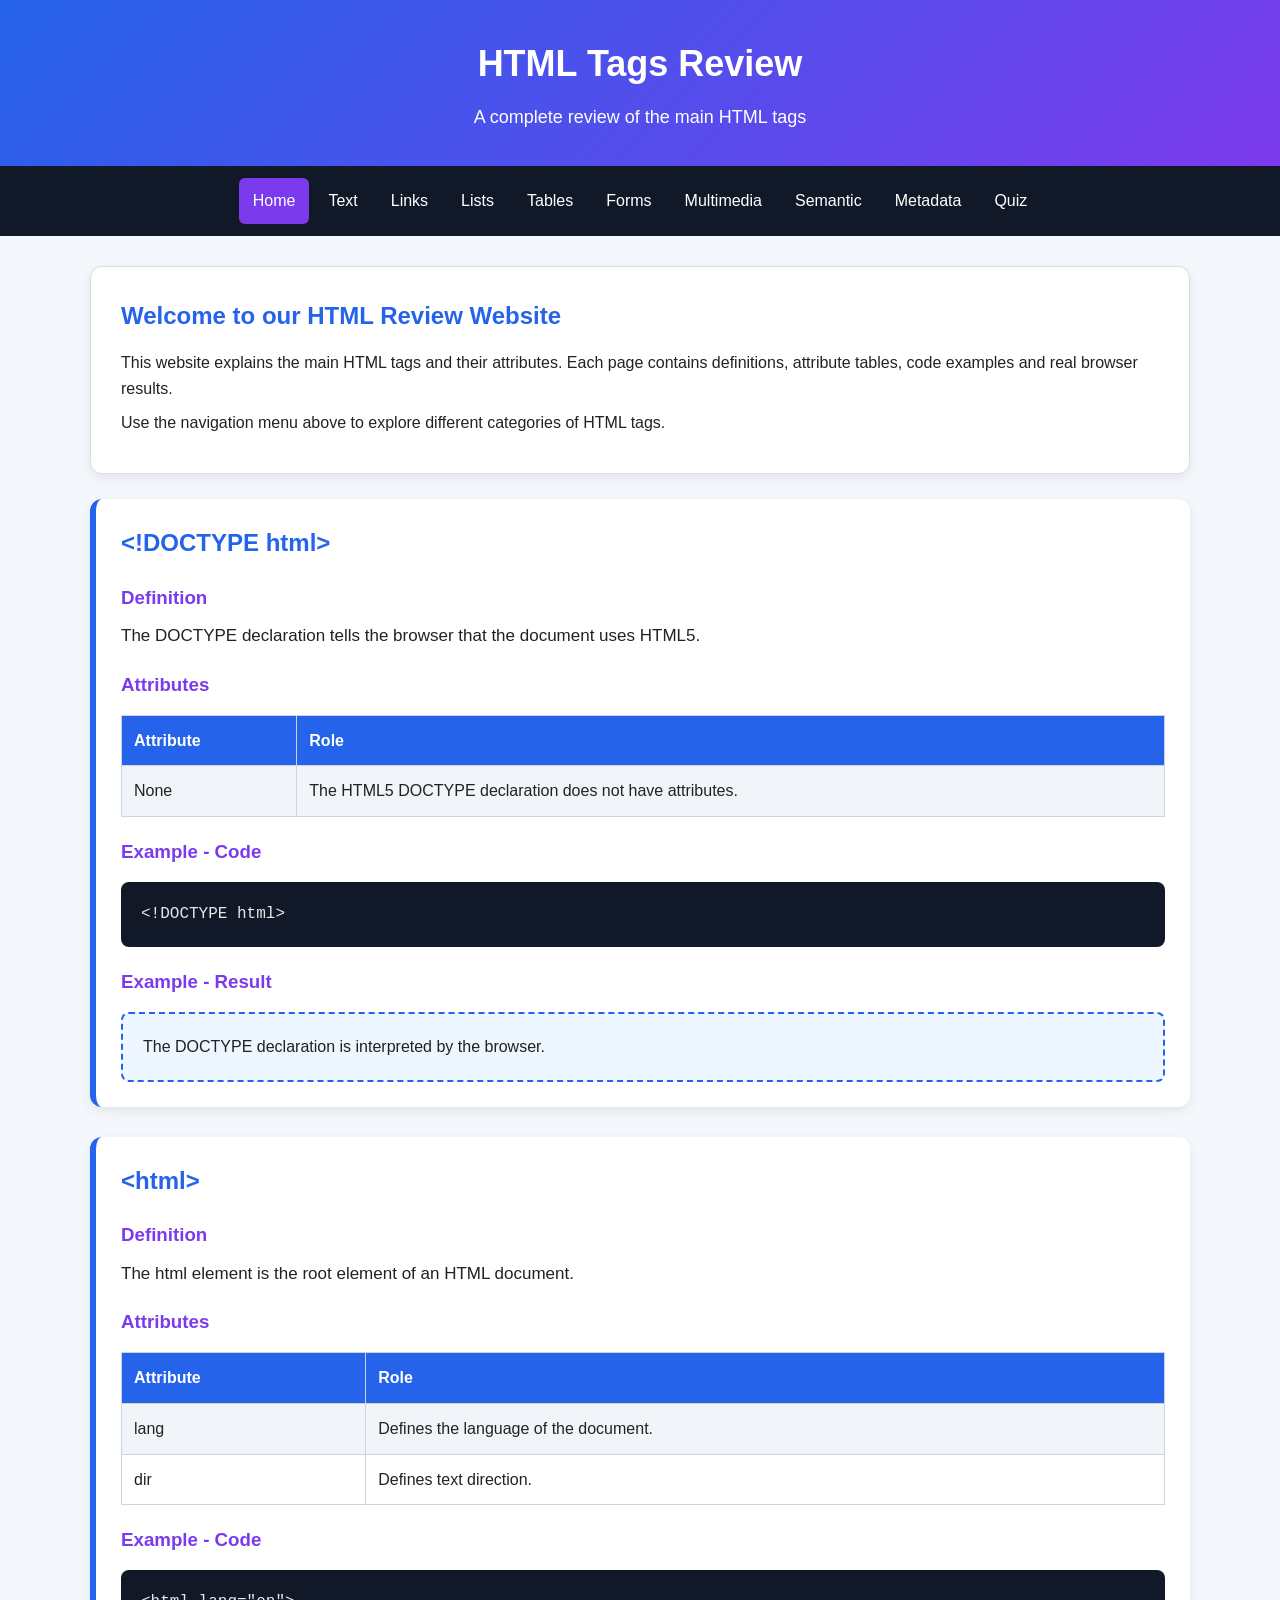
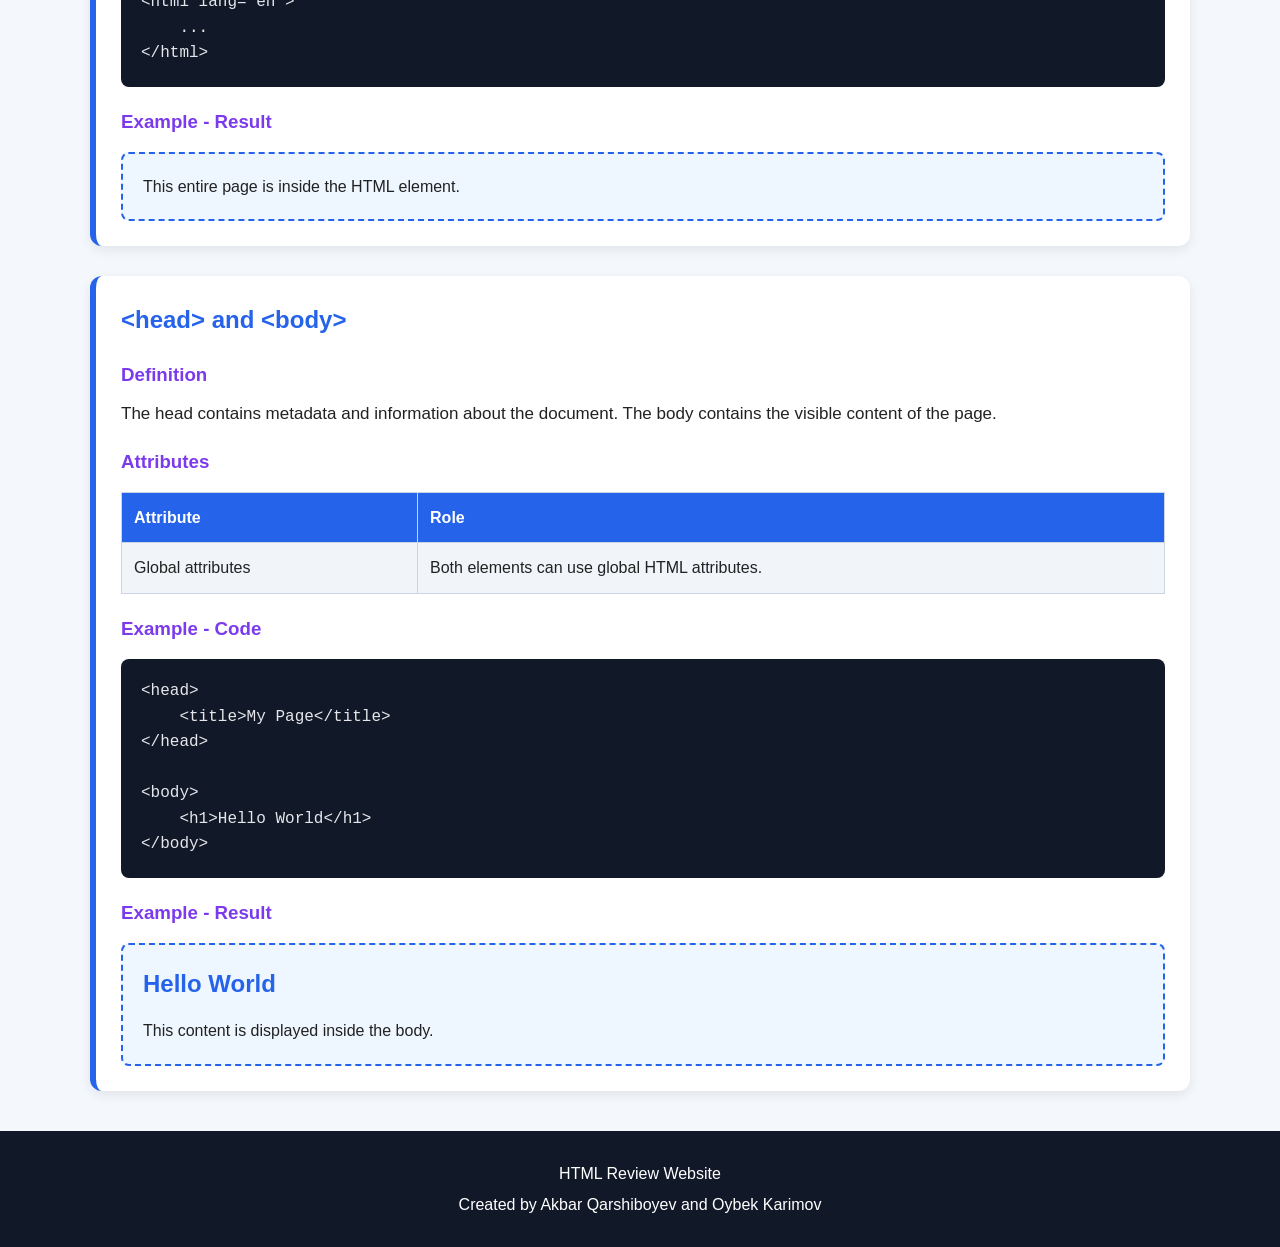
<file: Project_AkbarQarshiboyev_OybekKarimov/html_review/index.html>
<!DOCTYPE html>
<html lang="en">
<head>
    <meta charset="UTF-8">
    <meta name="viewport" content="width=device-width, initial-scale=1.0">
    <meta name="description" content="HTML Tags Review Website">
    <title>HTML Review - Home</title>
    <link rel="stylesheet" href="css/style.css">
</head>

<body>

<header>
    <h1>HTML Tags Review</h1>
    <p>A complete review of the main HTML tags</p>
</header>

<nav>
    <a href="index.html" class="active">Home</a>
    <a href="text.html">Text</a>
    <a href="links.html">Links</a>
    <a href="lists.html">Lists</a>
    <a href="tables.html">Tables</a>
    <a href="forms.html">Forms</a>
    <a href="media.html">Multimedia</a>
    <a href="semantic.html">Semantic</a>
    <a href="metadata.html">Metadata</a>
    <a href="quiz.html">Quiz</a>
</nav>

<main>

    <section class="intro">
        <h2>Welcome to our HTML Review Website</h2>

        <p>
            This website explains the main HTML tags and their attributes.
            Each page contains definitions, attribute tables, code examples
            and real browser results.
        </p>

        <p>
            Use the navigation menu above to explore different categories
            of HTML tags.
        </p>
    </section>

    <section class="tag-card">
        <h2>&lt;!DOCTYPE html&gt;</h2>

        <h3>Definition</h3>
        <p>
            The DOCTYPE declaration tells the browser that the document
            uses HTML5.
        </p>

        <h3>Attributes</h3>

        <table>
            <tr>
                <th>Attribute</th>
                <th>Role</th>
            </tr>
            <tr>
                <td>None</td>
                <td>The HTML5 DOCTYPE declaration does not have attributes.</td>
            </tr>
        </table>

        <h3>Example - Code</h3>

        <pre><code>&lt;!DOCTYPE html&gt;</code></pre>

        <h3>Example - Result</h3>

        <div class="result">
            <p>The DOCTYPE declaration is interpreted by the browser.</p>
        </div>
    </section>

    <section class="tag-card">
        <h2>&lt;html&gt;</h2>

        <h3>Definition</h3>
        <p>
            The html element is the root element of an HTML document.
        </p>

        <h3>Attributes</h3>

        <table>
            <tr>
                <th>Attribute</th>
                <th>Role</th>
            </tr>
            <tr>
                <td>lang</td>
                <td>Defines the language of the document.</td>
            </tr>
            <tr>
                <td>dir</td>
                <td>Defines text direction.</td>
            </tr>
        </table>

        <h3>Example - Code</h3>

        <pre><code>&lt;html lang="en"&gt;
    ...
&lt;/html&gt;</code></pre>

        <h3>Example - Result</h3>

        <div class="result">
            <p>This entire page is inside the HTML element.</p>
        </div>
    </section>

    <section class="tag-card">
        <h2>&lt;head&gt; and &lt;body&gt;</h2>

        <h3>Definition</h3>
        <p>
            The head contains metadata and information about the document.
            The body contains the visible content of the page.
        </p>

        <h3>Attributes</h3>

        <table>
            <tr>
                <th>Attribute</th>
                <th>Role</th>
            </tr>
            <tr>
                <td>Global attributes</td>
                <td>Both elements can use global HTML attributes.</td>
            </tr>
        </table>

        <h3>Example - Code</h3>

        <pre><code>&lt;head&gt;
    &lt;title&gt;My Page&lt;/title&gt;
&lt;/head&gt;

&lt;body&gt;
    &lt;h1&gt;Hello World&lt;/h1&gt;
&lt;/body&gt;</code></pre>

        <h3>Example - Result</h3>

        <div class="result">
            <h2>Hello World</h2>
            <p>This content is displayed inside the body.</p>
        </div>
    </section>

</main>

<footer>
    <p>HTML Review Website</p>
    <p>Created by Akbar Qarshiboyev and Oybek Karimov</p>
</footer>

</body>
</html>
</file>
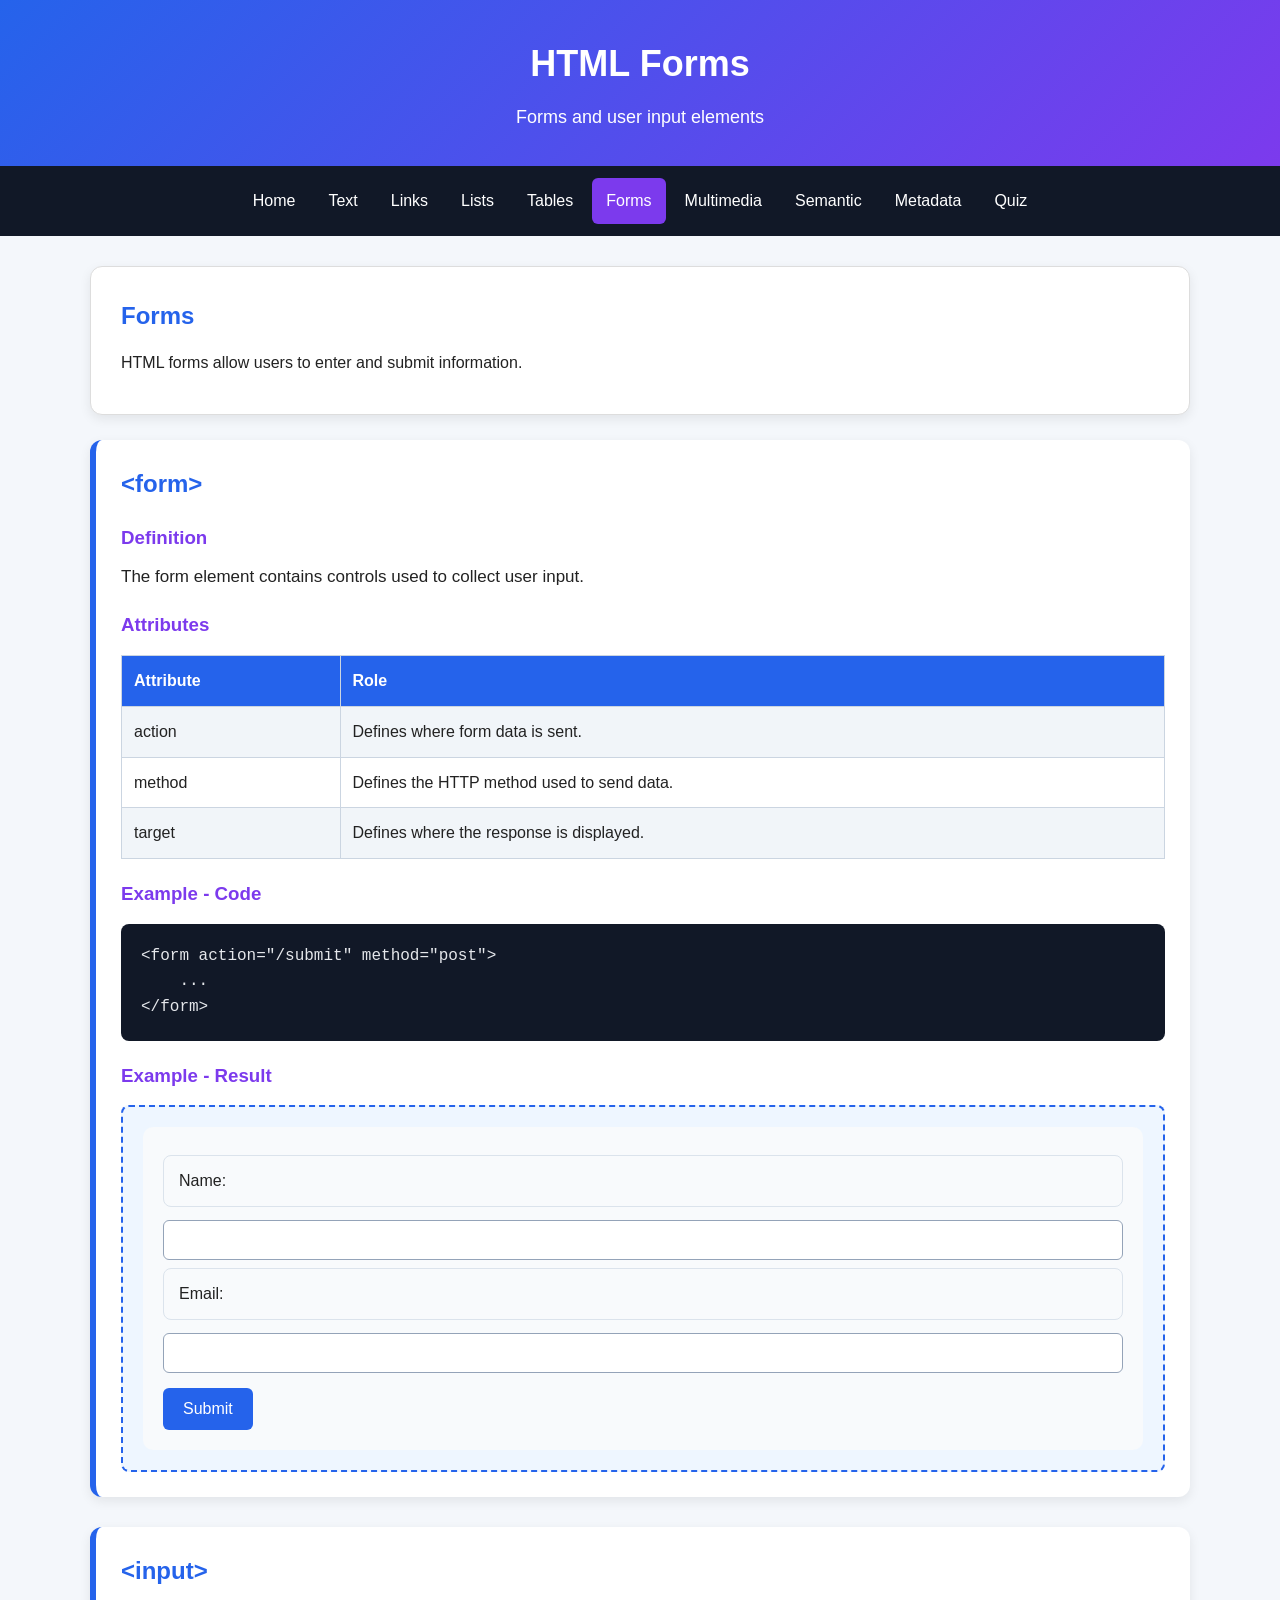
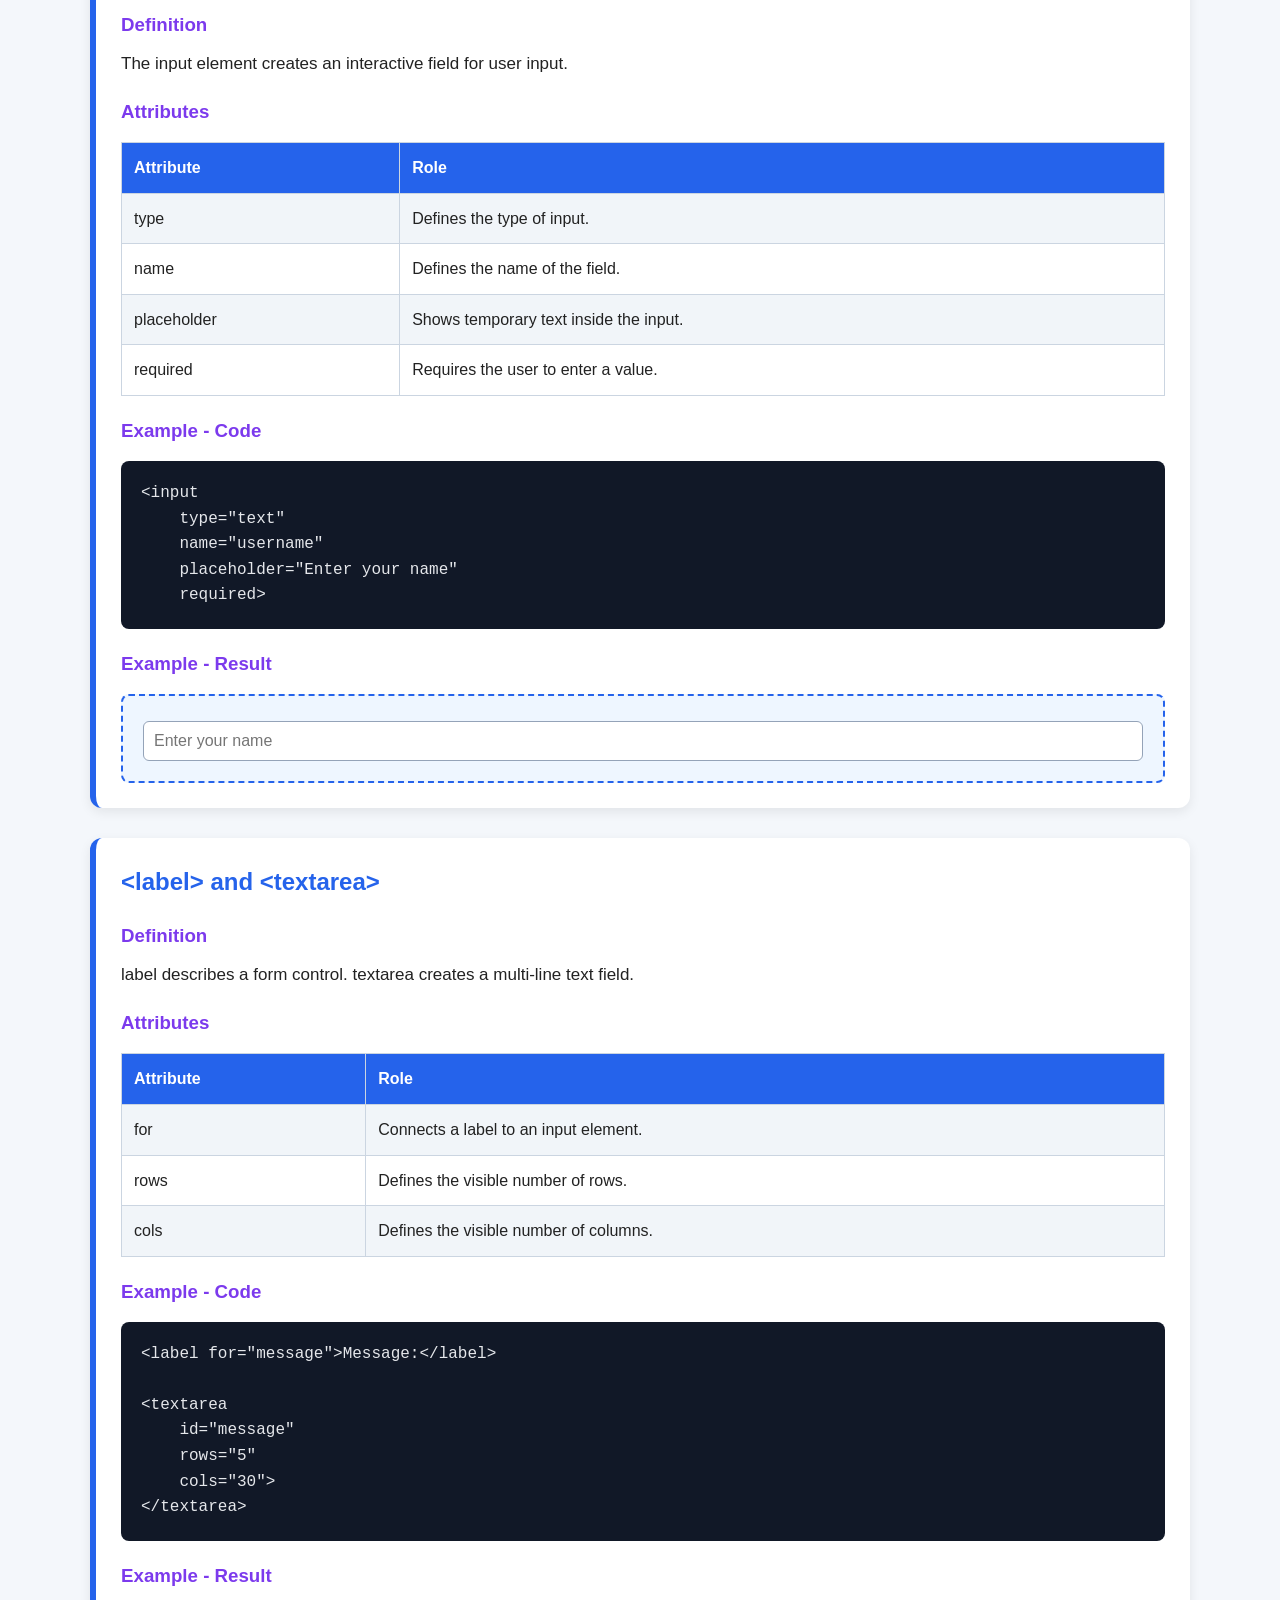
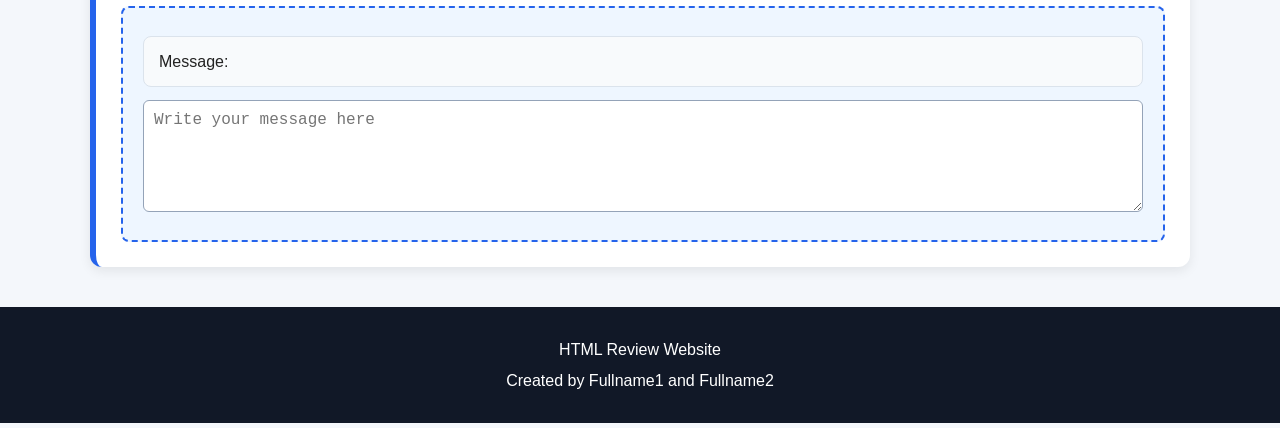
<file: Project_AkbarQarshiboyev_OybekKarimov/html_review/forms.html>
<!DOCTYPE html>
<html lang="en">
<head>
    <meta charset="UTF-8">
    <meta name="viewport" content="width=device-width, initial-scale=1.0">
    <title>HTML Review - Forms</title>
    <link rel="stylesheet" href="css/style.css">
</head>

<body>

<header>
    <h1>HTML Forms</h1>
    <p>Forms and user input elements</p>
</header>

<nav>
    <a href="index.html">Home</a>
    <a href="text.html">Text</a>
    <a href="links.html">Links</a>
    <a href="lists.html">Lists</a>
    <a href="tables.html">Tables</a>
    <a href="forms.html" class="active">Forms</a>
    <a href="media.html">Multimedia</a>
    <a href="semantic.html">Semantic</a>
    <a href="metadata.html">Metadata</a>
    <a href="quiz.html">Quiz</a>
</nav>

<main>

<section class="intro">
    <h2>Forms</h2>

    <p>
        HTML forms allow users to enter and submit information.
    </p>
</section>

<section class="tag-card">

    <h2>&lt;form&gt;</h2>

    <h3>Definition</h3>

    <p>
        The form element contains controls used to collect user input.
    </p>

    <h3>Attributes</h3>

    <table>
        <tr>
            <th>Attribute</th>
            <th>Role</th>
        </tr>
        <tr>
            <td>action</td>
            <td>Defines where form data is sent.</td>
        </tr>
        <tr>
            <td>method</td>
            <td>Defines the HTTP method used to send data.</td>
        </tr>
        <tr>
            <td>target</td>
            <td>Defines where the response is displayed.</td>
        </tr>
    </table>

    <h3>Example - Code</h3>

    <pre><code>&lt;form action="/submit" method="post"&gt;
    ...
&lt;/form&gt;</code></pre>

    <h3>Example - Result</h3>

    <div class="result">

        <form action="#" method="post">

            <label for="name">Name:</label>
            <input type="text" id="name" name="name">

            <label for="email">Email:</label>
            <input type="email" id="email" name="email">

            <button type="submit">Submit</button>

        </form>

    </div>

</section>

<section class="tag-card">

    <h2>&lt;input&gt;</h2>

    <h3>Definition</h3>

    <p>
        The input element creates an interactive field for user input.
    </p>

    <h3>Attributes</h3>

    <table>
        <tr>
            <th>Attribute</th>
            <th>Role</th>
        </tr>
        <tr>
            <td>type</td>
            <td>Defines the type of input.</td>
        </tr>
        <tr>
            <td>name</td>
            <td>Defines the name of the field.</td>
        </tr>
        <tr>
            <td>placeholder</td>
            <td>Shows temporary text inside the input.</td>
        </tr>
        <tr>
            <td>required</td>
            <td>Requires the user to enter a value.</td>
        </tr>
    </table>

    <h3>Example - Code</h3>

    <pre><code>&lt;input
    type="text"
    name="username"
    placeholder="Enter your name"
    required&gt;</code></pre>

    <h3>Example - Result</h3>

    <div class="result">

        <input
            type="text"
            name="username"
            placeholder="Enter your name"
            required>

    </div>

</section>

<section class="tag-card">

    <h2>&lt;label&gt; and &lt;textarea&gt;</h2>

    <h3>Definition</h3>

    <p>
        label describes a form control.
        textarea creates a multi-line text field.
    </p>

    <h3>Attributes</h3>

    <table>
        <tr>
            <th>Attribute</th>
            <th>Role</th>
        </tr>
        <tr>
            <td>for</td>
            <td>Connects a label to an input element.</td>
        </tr>
        <tr>
            <td>rows</td>
            <td>Defines the visible number of rows.</td>
        </tr>
        <tr>
            <td>cols</td>
            <td>Defines the visible number of columns.</td>
        </tr>
    </table>

    <h3>Example - Code</h3>

    <pre><code>&lt;label for="message"&gt;Message:&lt;/label&gt;

&lt;textarea
    id="message"
    rows="5"
    cols="30"&gt;
&lt;/textarea&gt;</code></pre>

    <h3>Example - Result</h3>

    <div class="result">

        <label for="message">Message:</label>

        <textarea
            id="message"
            rows="5"
            placeholder="Write your message here"></textarea>

    </div>

</section>

</main>

<footer>
    <p>HTML Review Website</p>
    <p>Created by Fullname1 and Fullname2</p>
</footer>

</body>
</html>
</file>
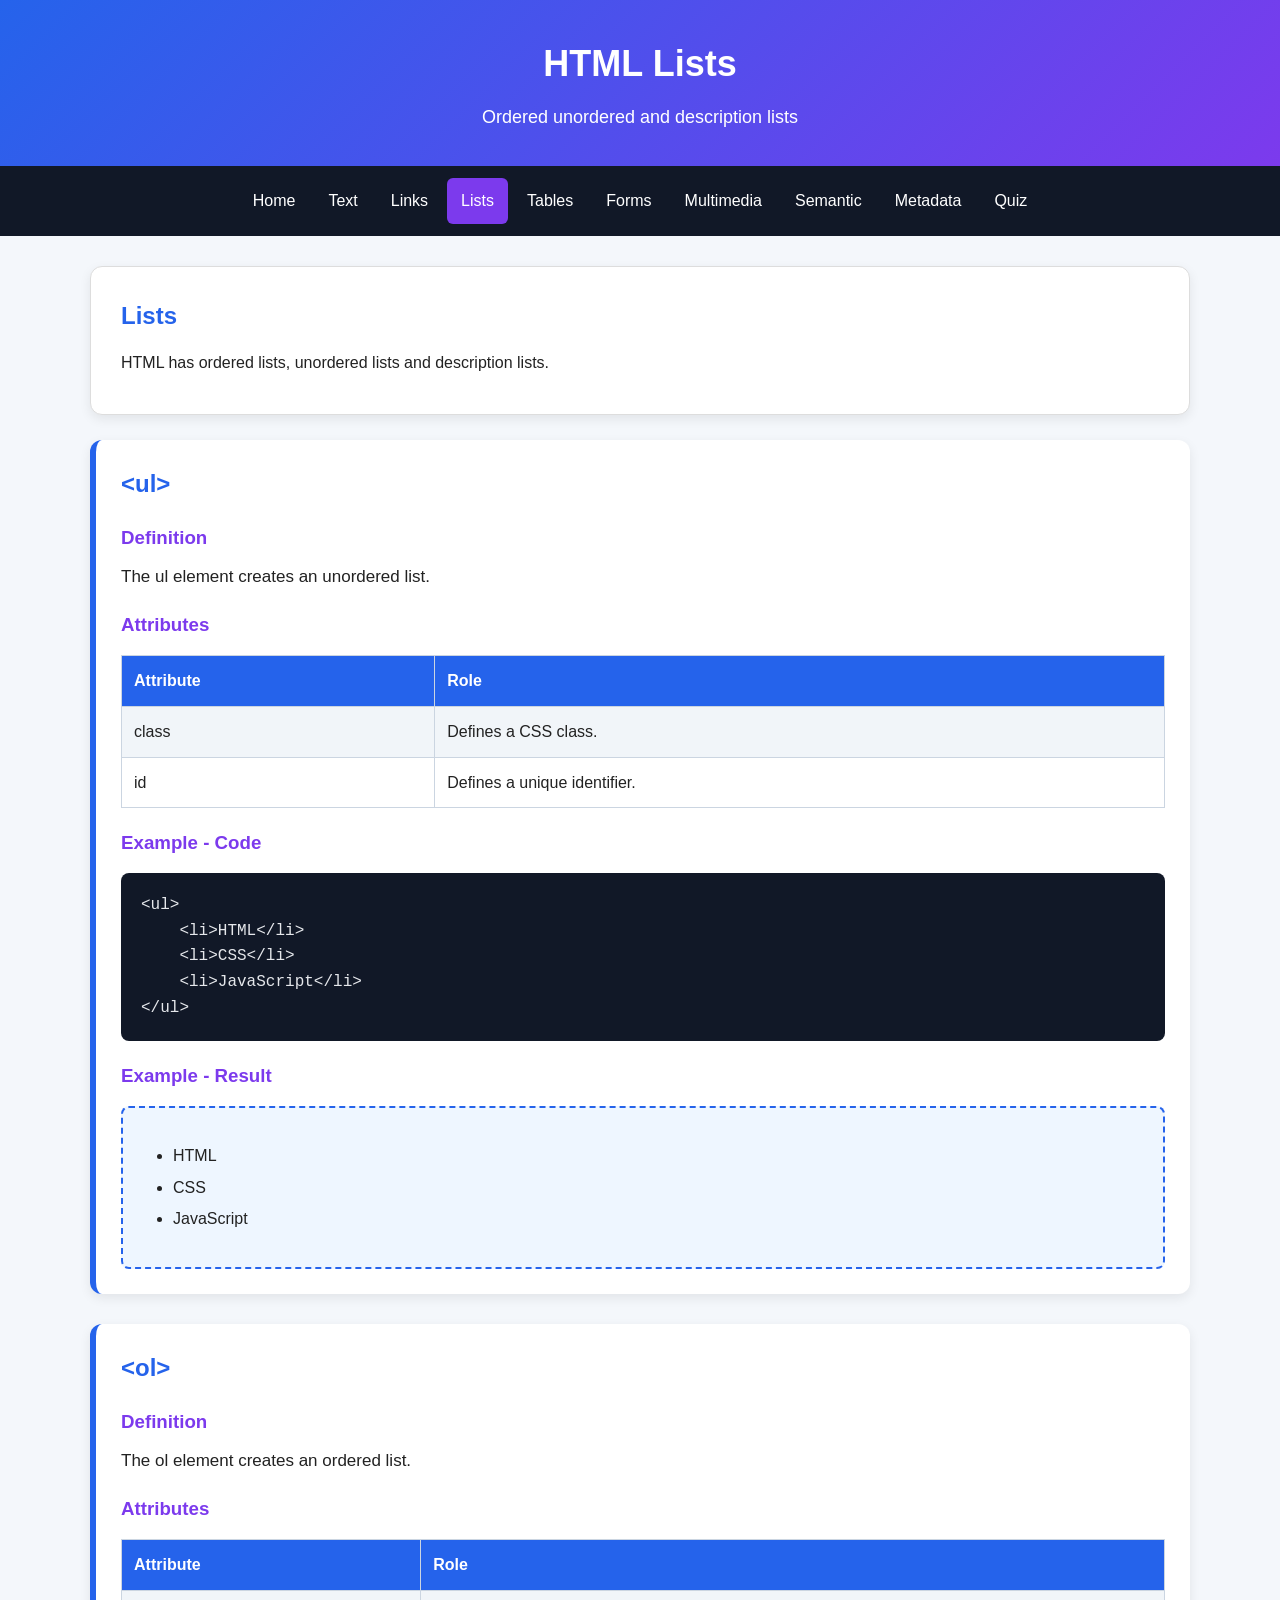
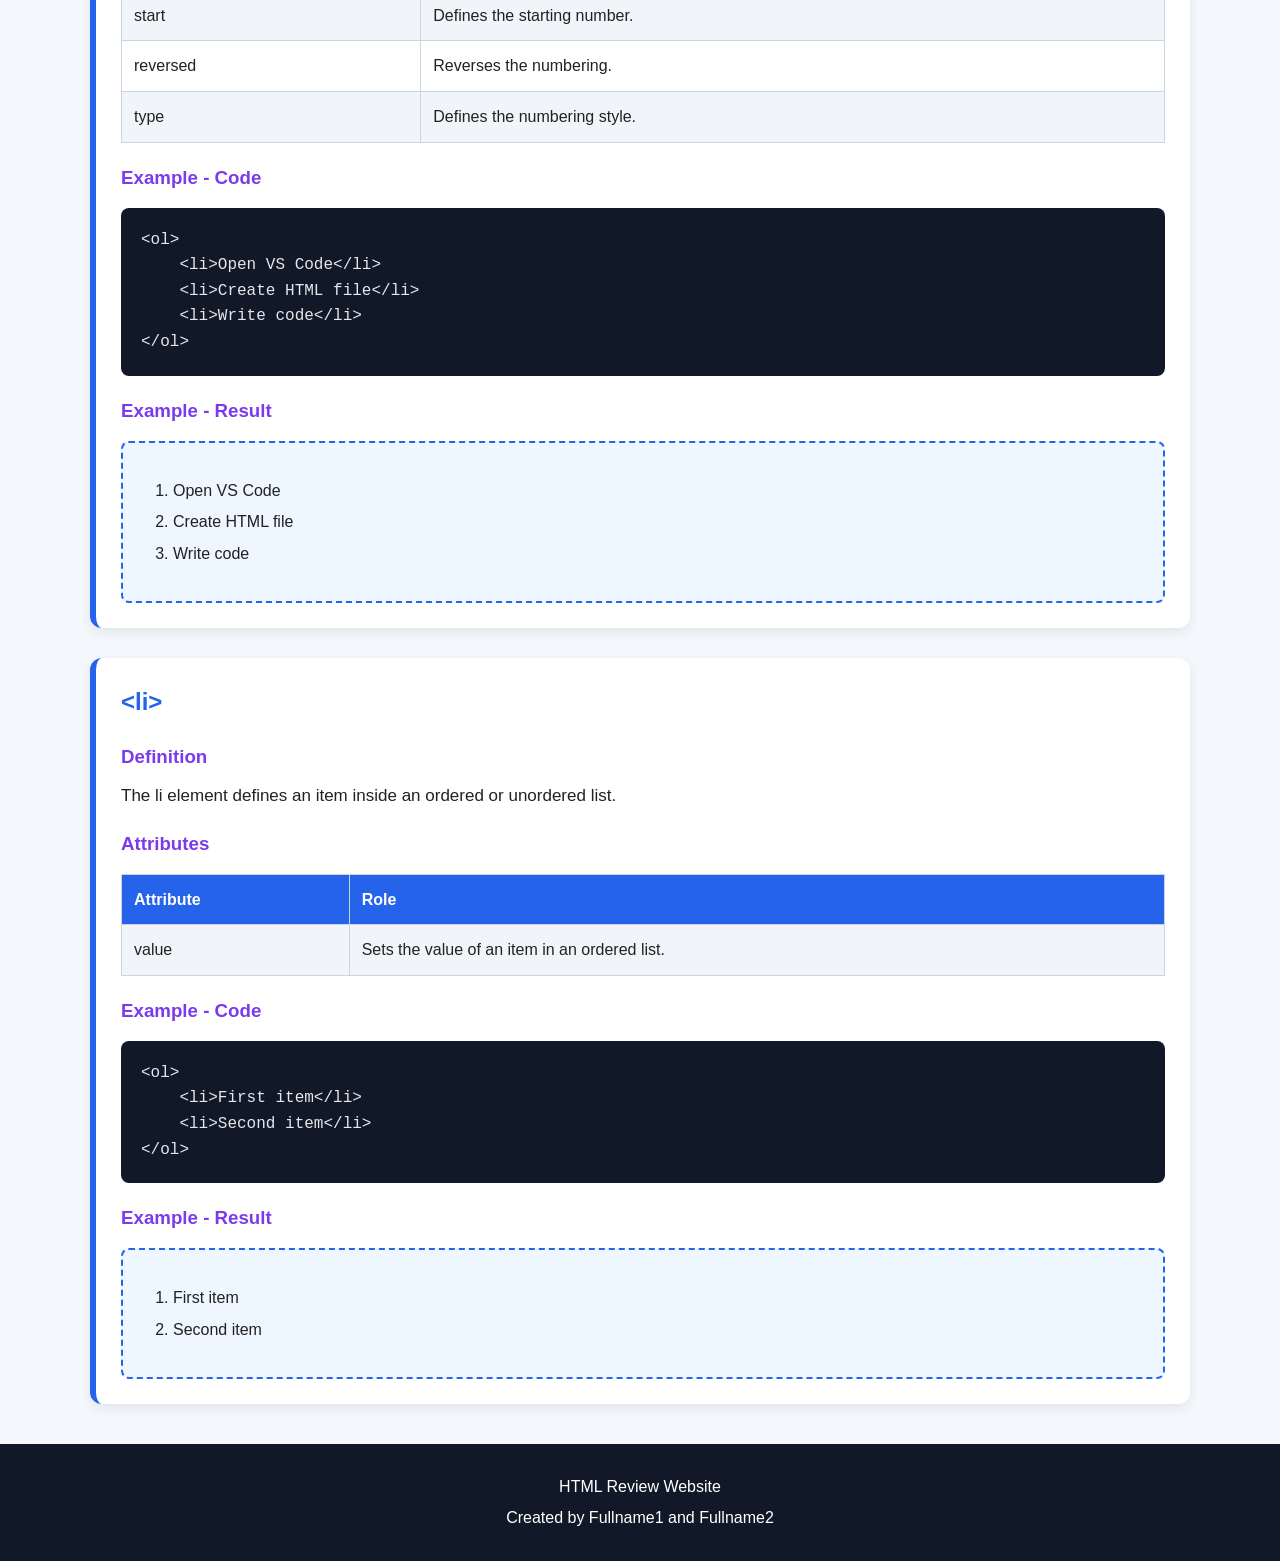
<file: Project_AkbarQarshiboyev_OybekKarimov/html_review/lists.html>
<!DOCTYPE html>
<html lang="en">
<head>
    <meta charset="UTF-8">
    <meta name="viewport" content="width=device-width, initial-scale=1.0">
    <title>HTML Review - Lists</title>
    <link rel="stylesheet" href="css/style.css">
</head>

<body>

<header>
    <h1>HTML Lists</h1>
    <p>Ordered unordered and description lists</p>
</header>

<nav>
    <a href="index.html">Home</a>
    <a href="text.html">Text</a>
    <a href="links.html">Links</a>
    <a href="lists.html" class="active">Lists</a>
    <a href="tables.html">Tables</a>
    <a href="forms.html">Forms</a>
    <a href="media.html">Multimedia</a>
    <a href="semantic.html">Semantic</a>
    <a href="metadata.html">Metadata</a>
    <a href="quiz.html">Quiz</a>
</nav>

<main>

<section class="intro">
    <h2>Lists</h2>
    <p>
        HTML has ordered lists, unordered lists and description lists.
    </p>
</section>

<section class="tag-card">

    <h2>&lt;ul&gt;</h2>

    <h3>Definition</h3>

    <p>
        The ul element creates an unordered list.
    </p>

    <h3>Attributes</h3>

    <table>
        <tr>
            <th>Attribute</th>
            <th>Role</th>
        </tr>
        <tr>
            <td>class</td>
            <td>Defines a CSS class.</td>
        </tr>
        <tr>
            <td>id</td>
            <td>Defines a unique identifier.</td>
        </tr>
    </table>

    <h3>Example - Code</h3>

    <pre><code>&lt;ul&gt;
    &lt;li&gt;HTML&lt;/li&gt;
    &lt;li&gt;CSS&lt;/li&gt;
    &lt;li&gt;JavaScript&lt;/li&gt;
&lt;/ul&gt;</code></pre>

    <h3>Example - Result</h3>

    <div class="result">

        <ul class="demo-list">
            <li>HTML</li>
            <li>CSS</li>
            <li>JavaScript</li>
        </ul>

    </div>

</section>

<section class="tag-card">

    <h2>&lt;ol&gt;</h2>

    <h3>Definition</h3>

    <p>
        The ol element creates an ordered list.
    </p>

    <h3>Attributes</h3>

    <table>
        <tr>
            <th>Attribute</th>
            <th>Role</th>
        </tr>
        <tr>
            <td>start</td>
            <td>Defines the starting number.</td>
        </tr>
        <tr>
            <td>reversed</td>
            <td>Reverses the numbering.</td>
        </tr>
        <tr>
            <td>type</td>
            <td>Defines the numbering style.</td>
        </tr>
    </table>

    <h3>Example - Code</h3>

    <pre><code>&lt;ol&gt;
    &lt;li&gt;Open VS Code&lt;/li&gt;
    &lt;li&gt;Create HTML file&lt;/li&gt;
    &lt;li&gt;Write code&lt;/li&gt;
&lt;/ol&gt;</code></pre>

    <h3>Example - Result</h3>

    <div class="result">

        <ol class="demo-list">
            <li>Open VS Code</li>
            <li>Create HTML file</li>
            <li>Write code</li>
        </ol>

    </div>

</section>

<section class="tag-card">

    <h2>&lt;li&gt;</h2>

    <h3>Definition</h3>

    <p>
        The li element defines an item inside an ordered or unordered list.
    </p>

    <h3>Attributes</h3>

    <table>
        <tr>
            <th>Attribute</th>
            <th>Role</th>
        </tr>
        <tr>
            <td>value</td>
            <td>Sets the value of an item in an ordered list.</td>
        </tr>
    </table>

    <h3>Example - Code</h3>

    <pre><code>&lt;ol&gt;
    &lt;li&gt;First item&lt;/li&gt;
    &lt;li&gt;Second item&lt;/li&gt;
&lt;/ol&gt;</code></pre>

    <h3>Example - Result</h3>

    <div class="result">

        <ol class="demo-list">
            <li>First item</li>
            <li>Second item</li>
        </ol>

    </div>

</section>

</main>

<footer>
    <p>HTML Review Website</p>
    <p>Created by Fullname1 and Fullname2</p>
</footer>

</body>
</html>
</file>
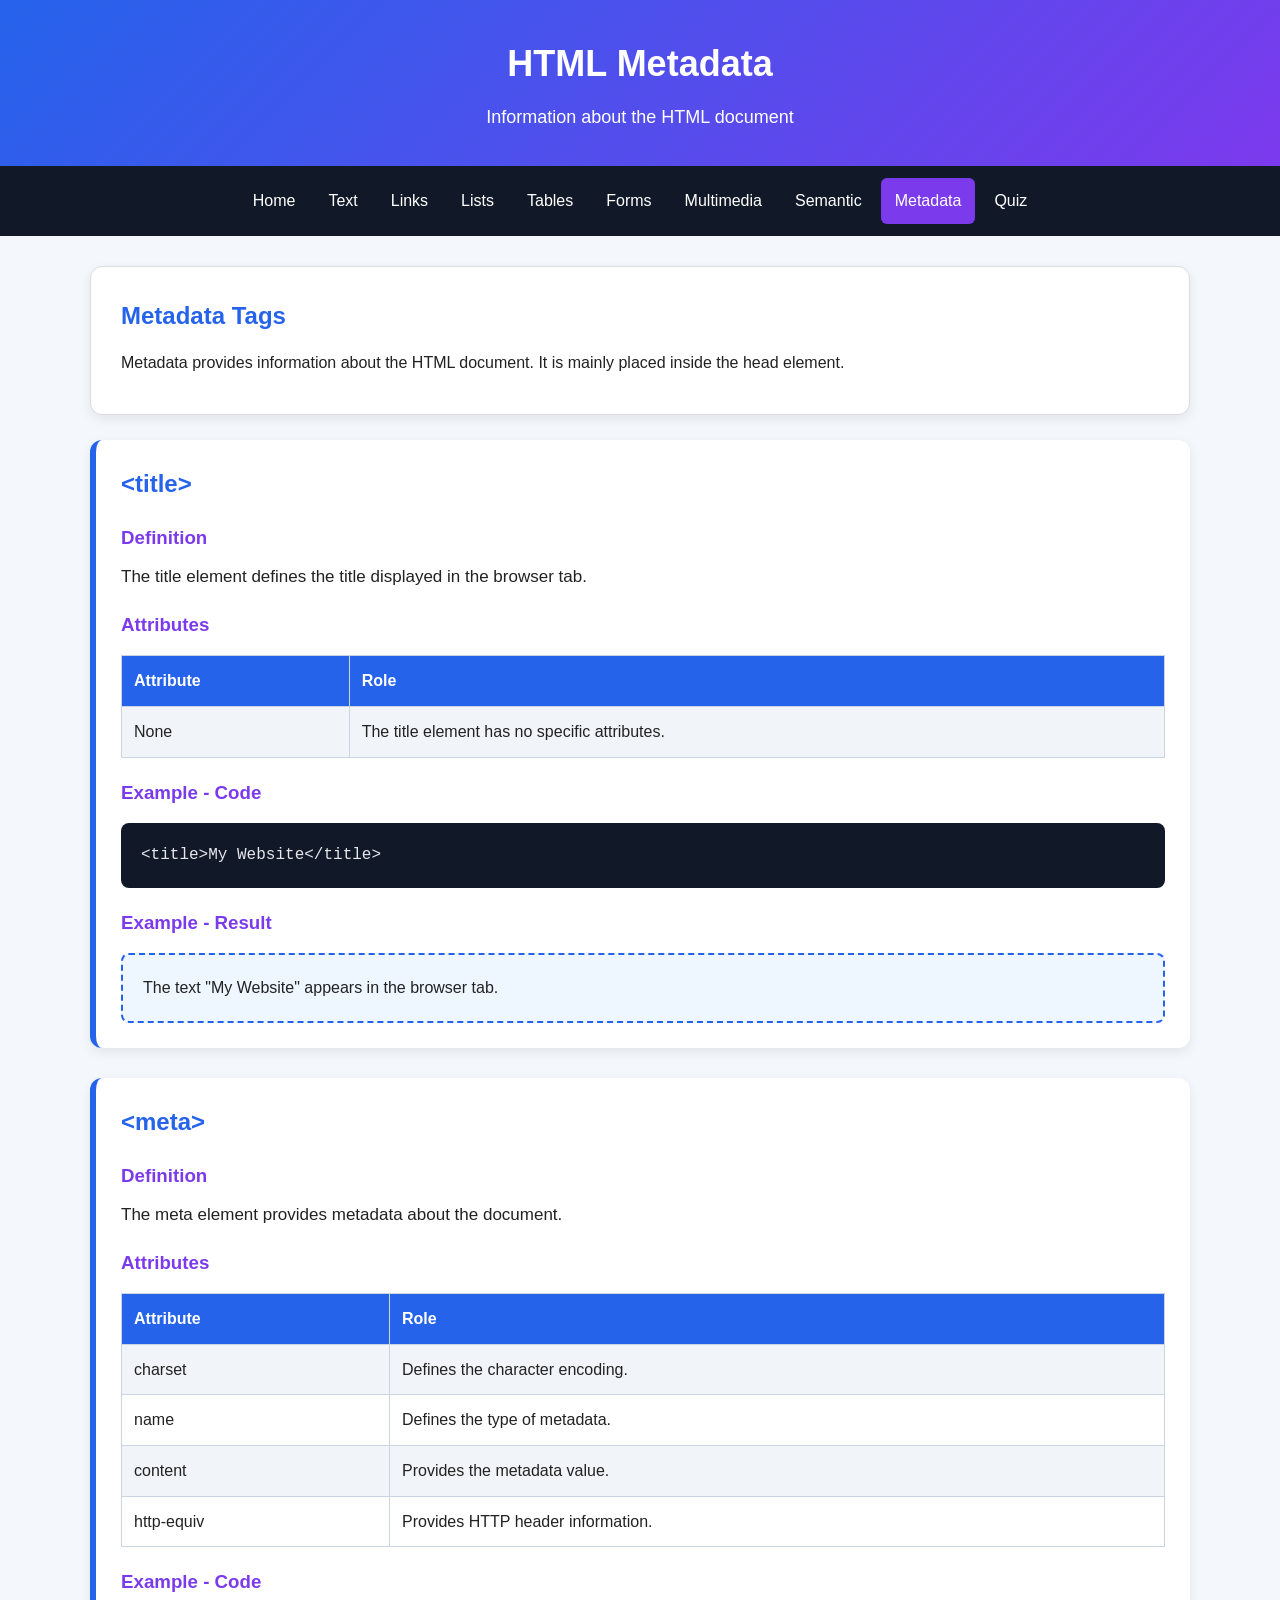
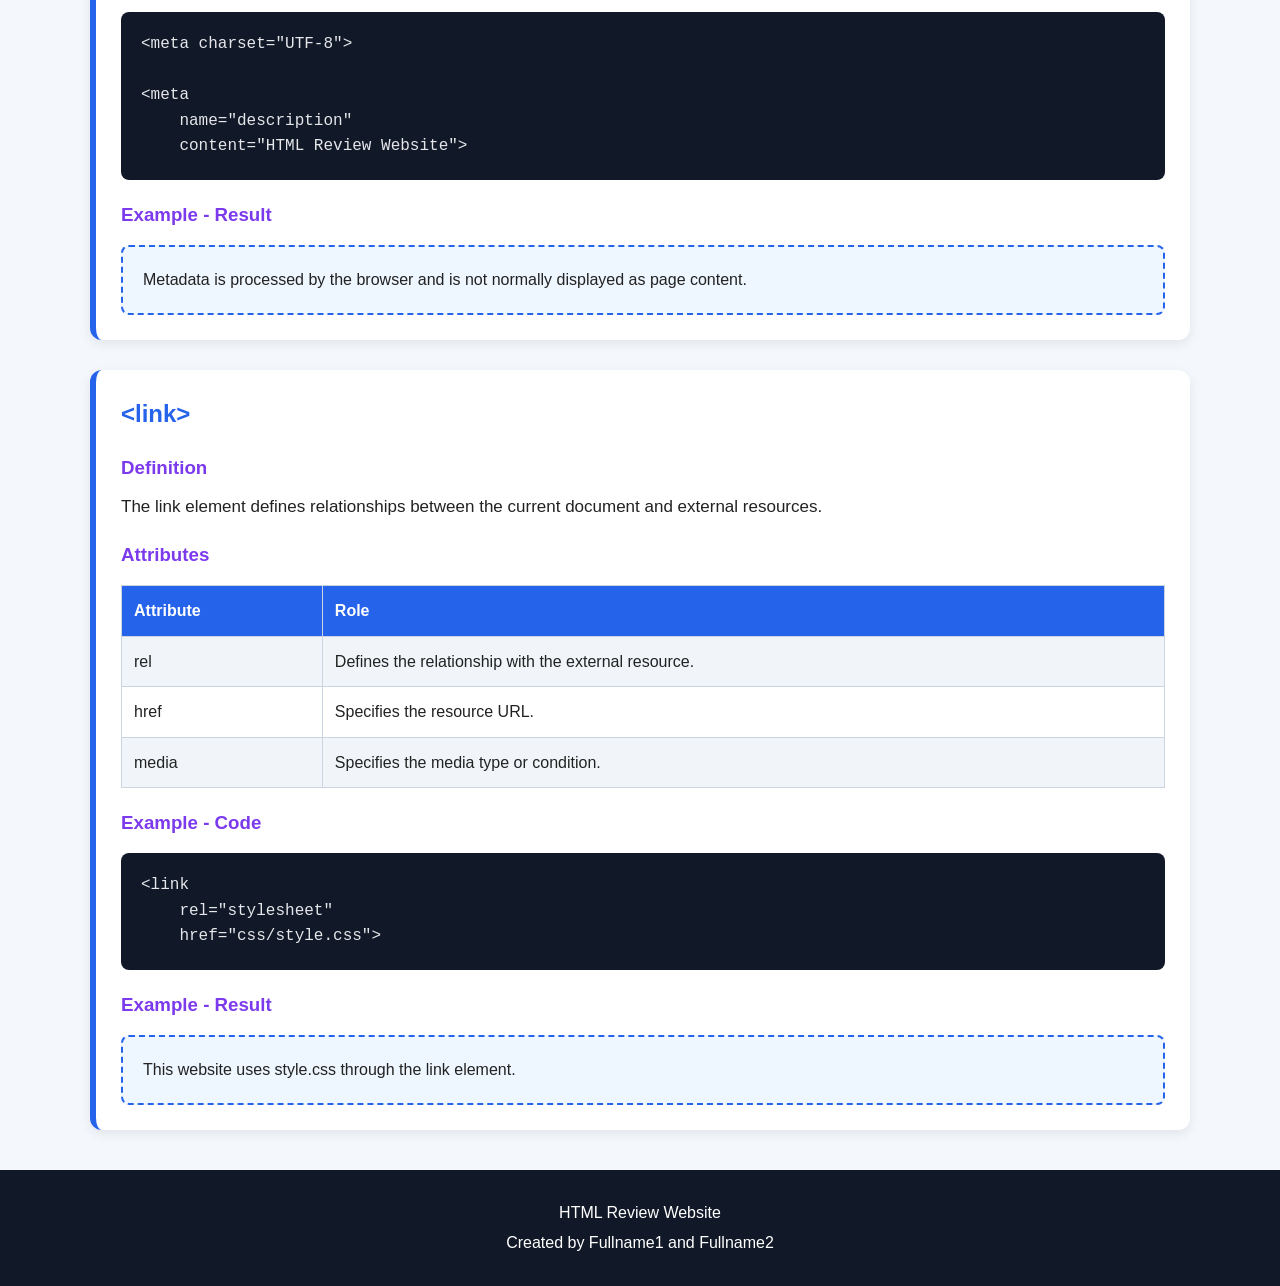
<file: Project_AkbarQarshiboyev_OybekKarimov/html_review/metadata.html>
<!DOCTYPE html>
<html lang="en">

<head>

    <meta charset="UTF-8">

    <meta name="viewport"
          content="width=device-width, initial-scale=1.0">

    <meta name="description"
          content="HTML metadata tags review">

    <meta name="author"
          content="Fullname1 and Fullname2">

    <title>HTML Review - Metadata</title>

    <link rel="stylesheet" href="css/style.css">

</head>

<body>

<header>
    <h1>HTML Metadata</h1>
    <p>Information about the HTML document</p>
</header>

<nav>
    <a href="index.html">Home</a>
    <a href="text.html">Text</a>
    <a href="links.html">Links</a>
    <a href="lists.html">Lists</a>
    <a href="tables.html">Tables</a>
    <a href="forms.html">Forms</a>
    <a href="media.html">Multimedia</a>
    <a href="semantic.html">Semantic</a>
    <a href="metadata.html" class="active">Metadata</a>
    <a href="quiz.html">Quiz</a>
</nav>

<main>

<section class="intro">

    <h2>Metadata Tags</h2>

    <p>
        Metadata provides information about the HTML document.
        It is mainly placed inside the head element.
    </p>

</section>

<section class="tag-card">

    <h2>&lt;title&gt;</h2>

    <h3>Definition</h3>

    <p>
        The title element defines the title displayed in the browser tab.
    </p>

    <h3>Attributes</h3>

    <table>

        <tr>
            <th>Attribute</th>
            <th>Role</th>
        </tr>

        <tr>
            <td>None</td>
            <td>The title element has no specific attributes.</td>
        </tr>

    </table>

    <h3>Example - Code</h3>

    <pre><code>&lt;title&gt;My Website&lt;/title&gt;</code></pre>

    <h3>Example - Result</h3>

    <div class="result">

        <p>
            The text "My Website" appears in the browser tab.
        </p>

    </div>

</section>

<section class="tag-card">

    <h2>&lt;meta&gt;</h2>

    <h3>Definition</h3>

    <p>
        The meta element provides metadata about the document.
    </p>

    <h3>Attributes</h3>

    <table>

        <tr>
            <th>Attribute</th>
            <th>Role</th>
        </tr>

        <tr>
            <td>charset</td>
            <td>Defines the character encoding.</td>
        </tr>

        <tr>
            <td>name</td>
            <td>Defines the type of metadata.</td>
        </tr>

        <tr>
            <td>content</td>
            <td>Provides the metadata value.</td>
        </tr>

        <tr>
            <td>http-equiv</td>
            <td>Provides HTTP header information.</td>
        </tr>

    </table>

    <h3>Example - Code</h3>

    <pre><code>&lt;meta charset="UTF-8"&gt;

&lt;meta
    name="description"
    content="HTML Review Website"&gt;</code></pre>

    <h3>Example - Result</h3>

    <div class="result">

        <p>
            Metadata is processed by the browser and is not normally
            displayed as page content.
        </p>

    </div>

</section>

<section class="tag-card">

    <h2>&lt;link&gt;</h2>

    <h3>Definition</h3>

    <p>
        The link element defines relationships between the current
        document and external resources.
    </p>

    <h3>Attributes</h3>

    <table>

        <tr>
            <th>Attribute</th>
            <th>Role</th>
        </tr>

        <tr>
            <td>rel</td>
            <td>Defines the relationship with the external resource.</td>
        </tr>

        <tr>
            <td>href</td>
            <td>Specifies the resource URL.</td>
        </tr>

        <tr>
            <td>media</td>
            <td>Specifies the media type or condition.</td>
        </tr>

    </table>

    <h3>Example - Code</h3>

    <pre><code>&lt;link
    rel="stylesheet"
    href="css/style.css"&gt;</code></pre>

    <h3>Example - Result</h3>

    <div class="result">

        <p>
            This website uses style.css through the link element.
        </p>

    </div>

</section>

</main>

<footer>
    <p>HTML Review Website</p>
    <p>Created by Fullname1 and Fullname2</p>
</footer>

</body>
</html>
</file>
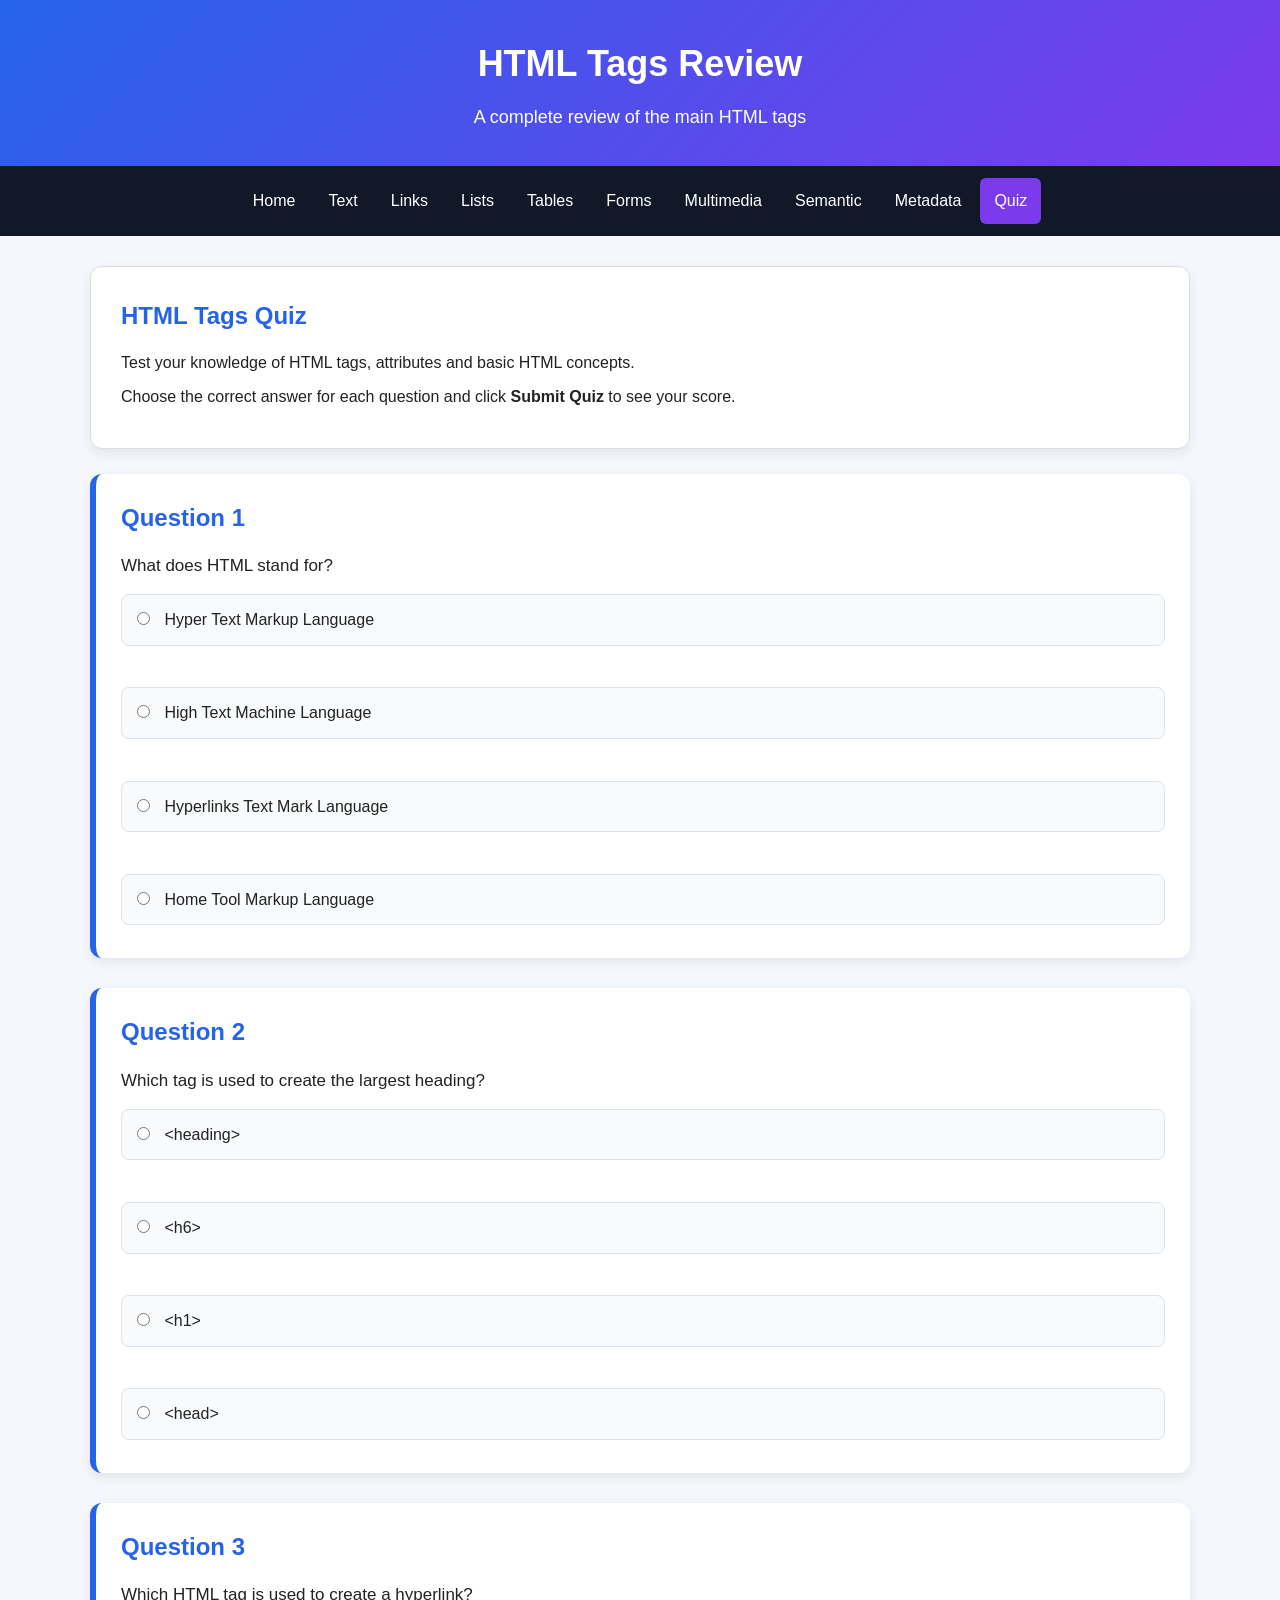
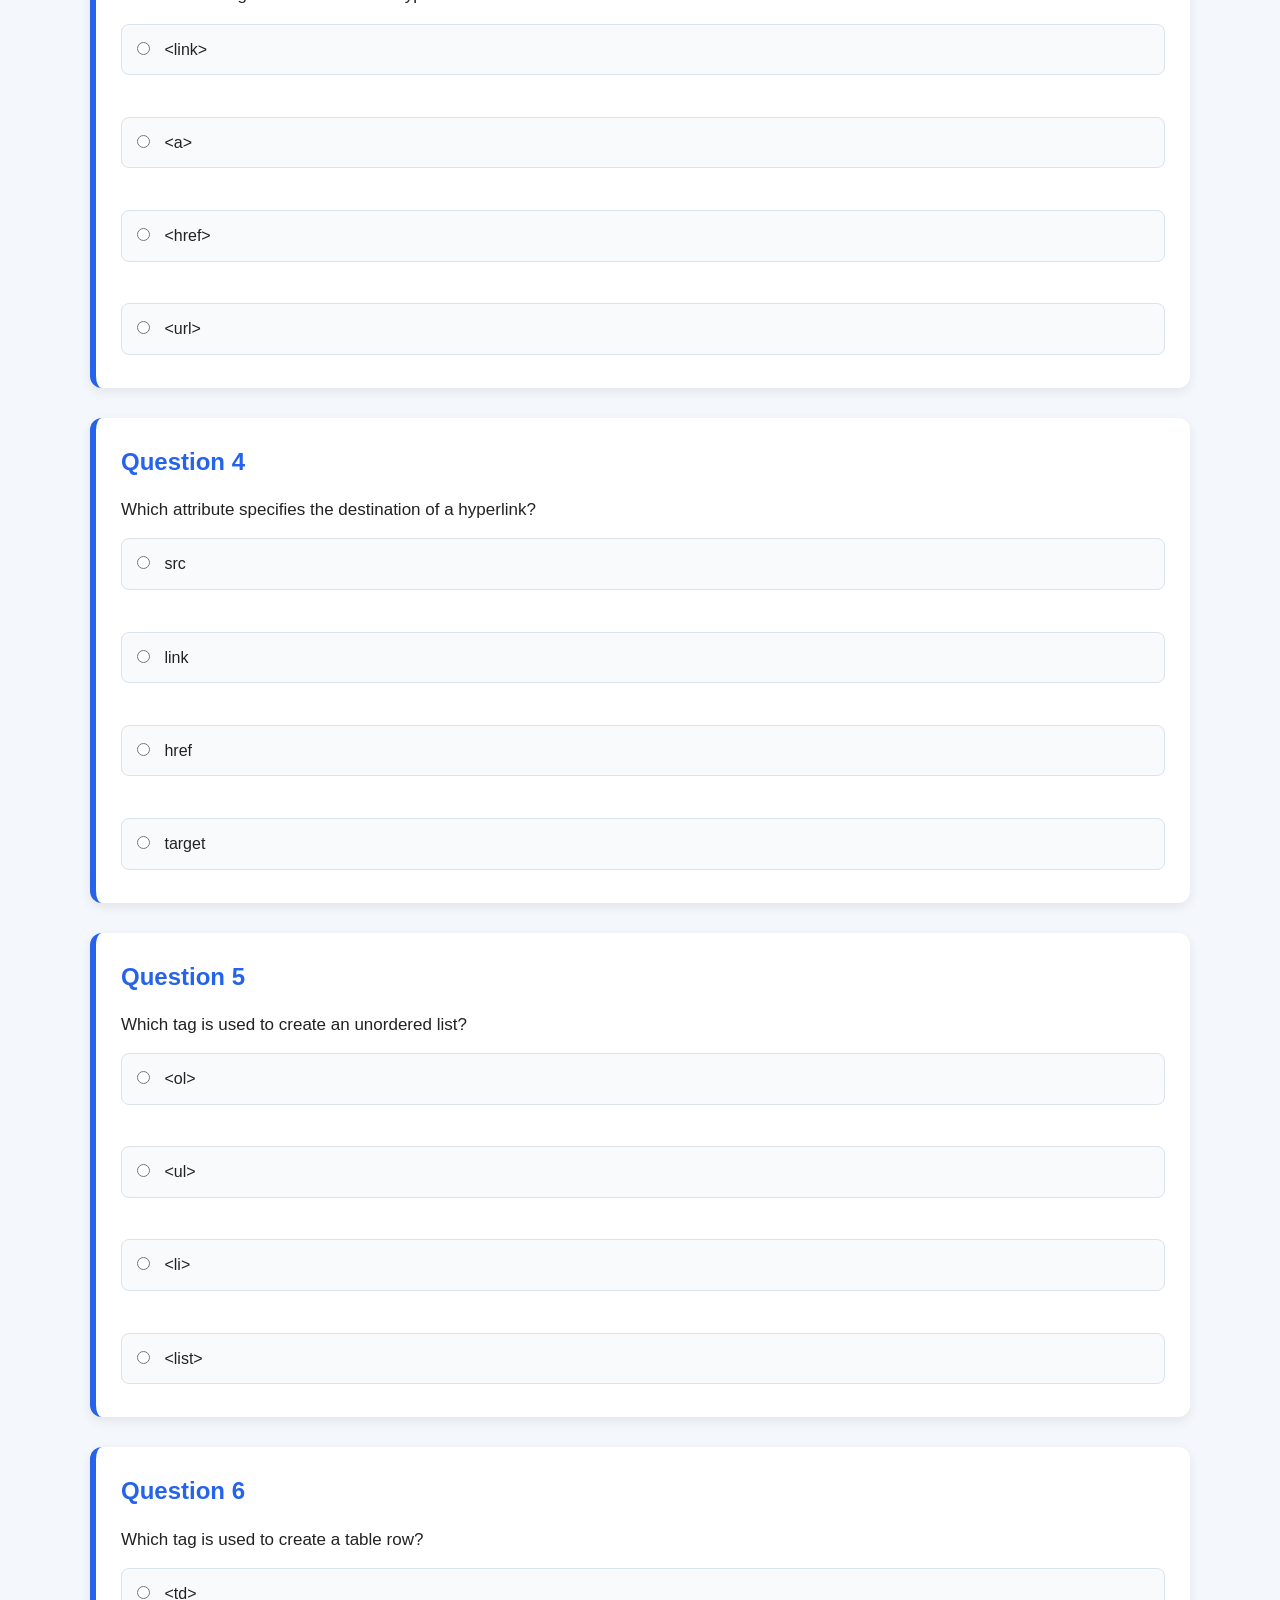
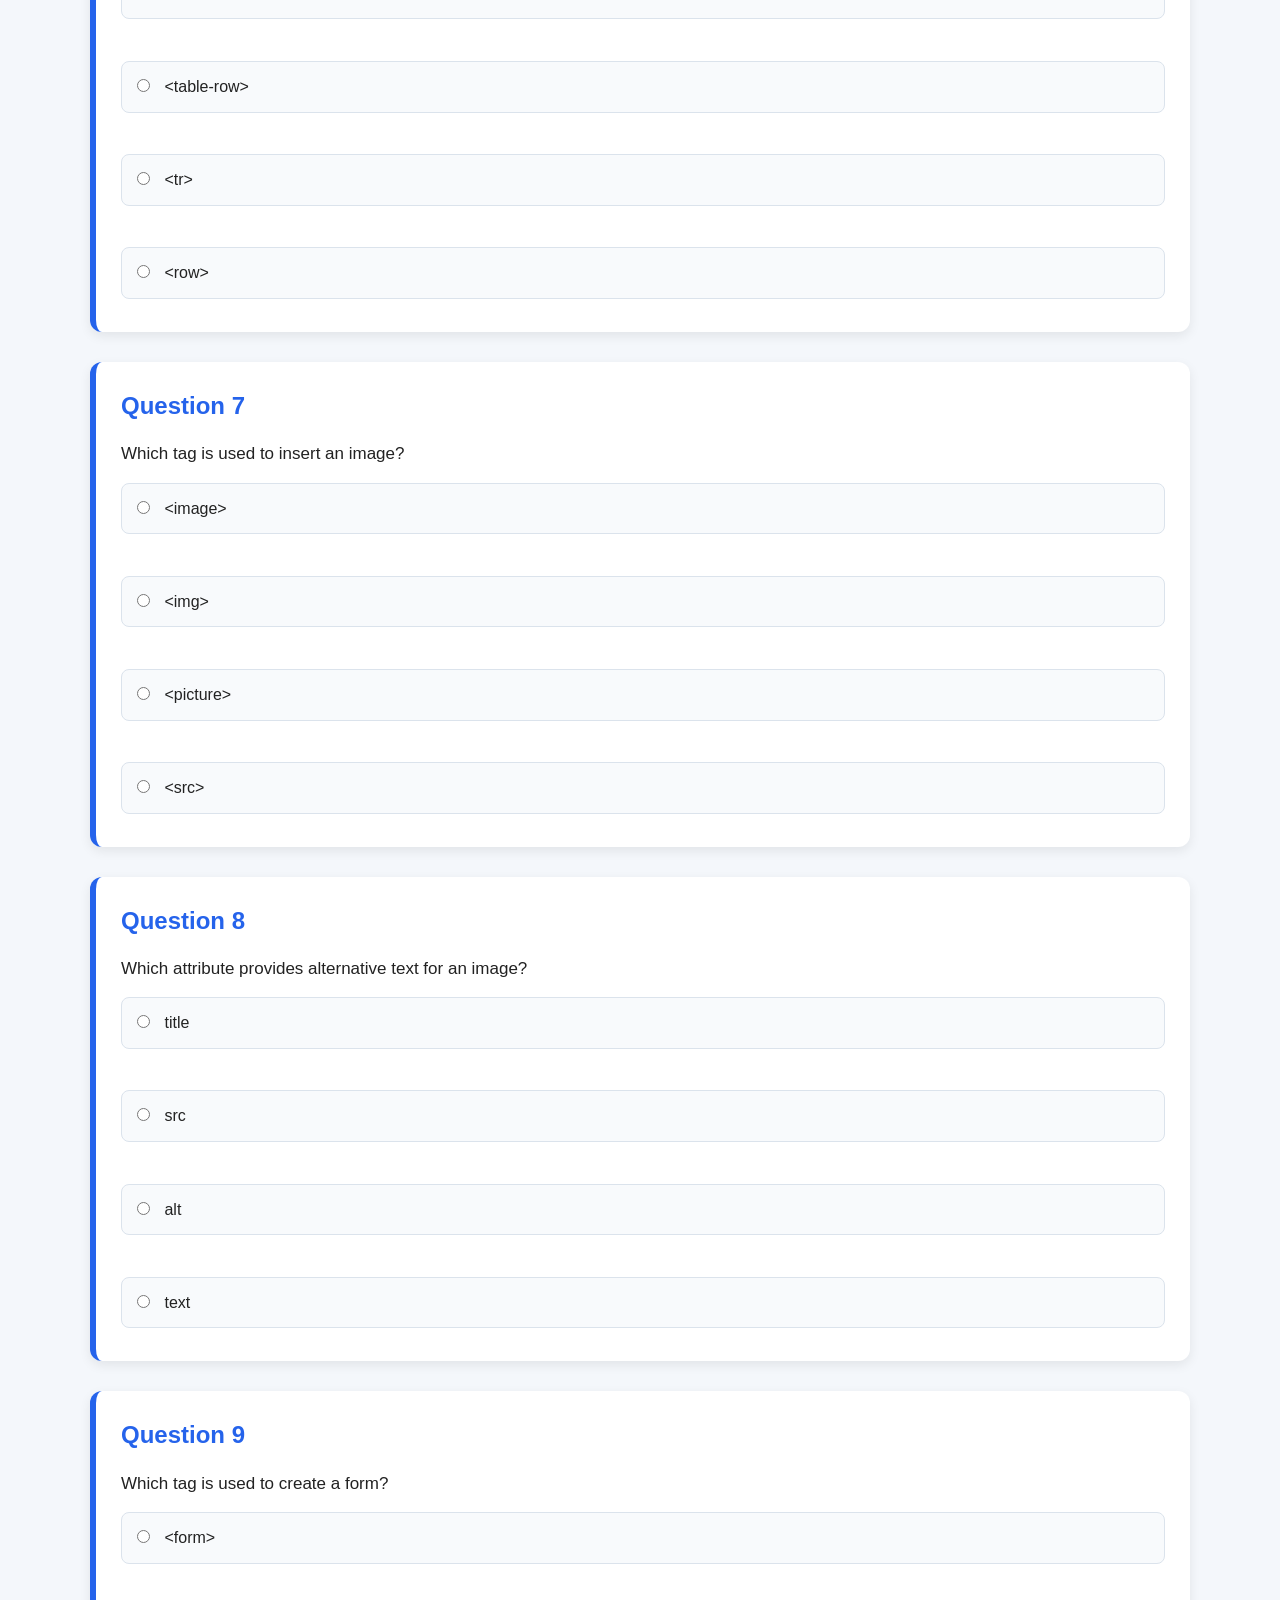
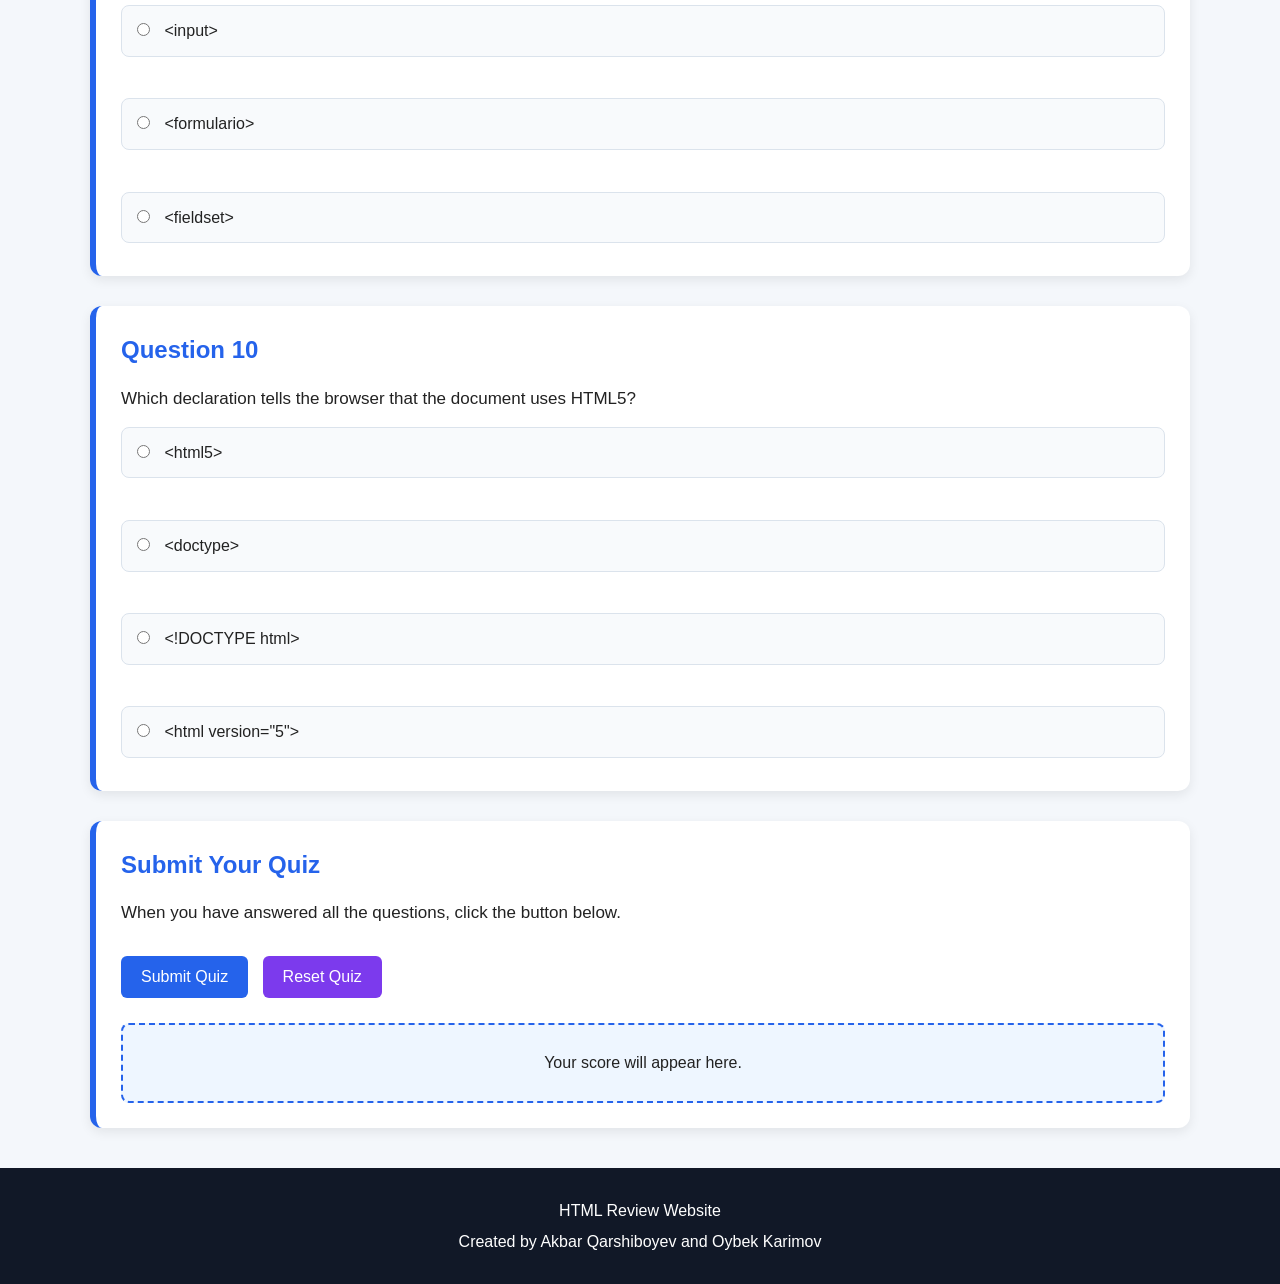
<file: Project_AkbarQarshiboyev_OybekKarimov/html_review/quiz.html>
<!DOCTYPE html>
<html lang="en">

<head>
    <meta charset="UTF-8">
    <meta name="viewport" content="width=device-width, initial-scale=1.0">
    <meta name="description" content="HTML Tags Review Quiz">
    <title>HTML Review - Quiz</title>
    <link rel="stylesheet" href="./css/style.css">
</head>

<body>

<header>
    <h1>HTML Tags Review</h1>
    <p>A complete review of the main HTML tags</p>
</header>

<nav>
    <a href="index.html">Home</a>
    <a href="text.html">Text</a>
    <a href="links.html">Links</a>
    <a href="lists.html">Lists</a>
    <a href="tables.html">Tables</a>
    <a href="forms.html">Forms</a>
    <a href="media.html">Multimedia</a>
    <a href="semantic.html">Semantic</a>
    <a href="metadata.html">Metadata</a>
    <a href="quiz.html" class="active">Quiz</a>
</nav>

<main>

    <section class="intro">
        <h2>HTML Tags Quiz</h2>

        <p>
            Test your knowledge of HTML tags, attributes and basic HTML concepts.
        </p>

        <p>
            Choose the correct answer for each question and click
            <strong>Submit Quiz</strong> to see your score.
        </p>
    </section>


    <section class="tag-card">

        <h2>Question 1</h2>

        <p>
            What does HTML stand for?
        </p>

        <label>
            <input type="radio" name="q1" value="a">
            Hyper Text Markup Language
        </label>

        <br>

        <label>
            <input type="radio" name="q1" value="b">
            High Text Machine Language
        </label>

        <br>

        <label>
            <input type="radio" name="q1" value="c">
            Hyperlinks Text Mark Language
        </label>

        <br>

        <label>
            <input type="radio" name="q1" value="d">
            Home Tool Markup Language
        </label>

    </section>


    <section class="tag-card">

        <h2>Question 2</h2>

        <p>
            Which tag is used to create the largest heading?
        </p>

        <label>
            <input type="radio" name="q2" value="a">
            &lt;heading&gt;
        </label>

        <br>

        <label>
            <input type="radio" name="q2" value="b">
            &lt;h6&gt;
        </label>

        <br>

        <label>
            <input type="radio" name="q2" value="c">
            &lt;h1&gt;
        </label>

        <br>

        <label>
            <input type="radio" name="q2" value="d">
            &lt;head&gt;
        </label>

    </section>


    <section class="tag-card">

        <h2>Question 3</h2>

        <p>
            Which HTML tag is used to create a hyperlink?
        </p>

        <label>
            <input type="radio" name="q3" value="a">
            &lt;link&gt;
        </label>

        <br>

        <label>
            <input type="radio" name="q3" value="b">
            &lt;a&gt;
        </label>

        <br>

        <label>
            <input type="radio" name="q3" value="c">
            &lt;href&gt;
        </label>

        <br>

        <label>
            <input type="radio" name="q3" value="d">
            &lt;url&gt;
        </label>

    </section>


    <section class="tag-card">

        <h2>Question 4</h2>

        <p>
            Which attribute specifies the destination of a hyperlink?
        </p>

        <label>
            <input type="radio" name="q4" value="a">
            src
        </label>

        <br>

        <label>
            <input type="radio" name="q4" value="b">
            link
        </label>

        <br>

        <label>
            <input type="radio" name="q4" value="c">
            href
        </label>

        <br>

        <label>
            <input type="radio" name="q4" value="d">
            target
        </label>

    </section>


    <section class="tag-card">

        <h2>Question 5</h2>

        <p>
            Which tag is used to create an unordered list?
        </p>

        <label>
            <input type="radio" name="q5" value="a">
            &lt;ol&gt;
        </label>

        <br>

        <label>
            <input type="radio" name="q5" value="b">
            &lt;ul&gt;
        </label>

        <br>

        <label>
            <input type="radio" name="q5" value="c">
            &lt;li&gt;
        </label>

        <br>

        <label>
            <input type="radio" name="q5" value="d">
            &lt;list&gt;
        </label>

    </section>


    <section class="tag-card">

        <h2>Question 6</h2>

        <p>
            Which tag is used to create a table row?
        </p>

        <label>
            <input type="radio" name="q6" value="a">
            &lt;td&gt;
        </label>

        <br>

        <label>
            <input type="radio" name="q6" value="b">
            &lt;table-row&gt;
        </label>

        <br>

        <label>
            <input type="radio" name="q6" value="c">
            &lt;tr&gt;
        </label>

        <br>

        <label>
            <input type="radio" name="q6" value="d">
            &lt;row&gt;
        </label>

    </section>


    <section class="tag-card">

        <h2>Question 7</h2>

        <p>
            Which tag is used to insert an image?
        </p>

        <label>
            <input type="radio" name="q7" value="a">
            &lt;image&gt;
        </label>

        <br>

        <label>
            <input type="radio" name="q7" value="b">
            &lt;img&gt;
        </label>

        <br>

        <label>
            <input type="radio" name="q7" value="c">
            &lt;picture&gt;
        </label>

        <br>

        <label>
            <input type="radio" name="q7" value="d">
            &lt;src&gt;
        </label>

    </section>


    <section class="tag-card">

        <h2>Question 8</h2>

        <p>
            Which attribute provides alternative text for an image?
        </p>

        <label>
            <input type="radio" name="q8" value="a">
            title
        </label>

        <br>

        <label>
            <input type="radio" name="q8" value="b">
            src
        </label>

        <br>

        <label>
            <input type="radio" name="q8" value="c">
            alt
        </label>

        <br>

        <label>
            <input type="radio" name="q8" value="d">
            text
        </label>

    </section>


    <section class="tag-card">

        <h2>Question 9</h2>

        <p>
            Which tag is used to create a form?
        </p>

        <label>
            <input type="radio" name="q9" value="a">
            &lt;form&gt;
        </label>

        <br>

        <label>
            <input type="radio" name="q9" value="b">
            &lt;input&gt;
        </label>

        <br>

        <label>
            <input type="radio" name="q9" value="c">
            &lt;formulario&gt;
        </label>

        <br>

        <label>
            <input type="radio" name="q9" value="d">
            &lt;fieldset&gt;
        </label>

    </section>


    <section class="tag-card">

        <h2>Question 10</h2>

        <p>
            Which declaration tells the browser that the document uses HTML5?
        </p>

        <label>
            <input type="radio" name="q10" value="a">
            &lt;html5&gt;
        </label>

        <br>

        <label>
            <input type="radio" name="q10" value="b">
            &lt;doctype&gt;
        </label>

        <br>

        <label>
            <input type="radio" name="q10" value="c">
            &lt;!DOCTYPE html&gt;
        </label>

        <br>

        <label>
            <input type="radio" name="q10" value="d">
            &lt;html version="5"&gt;
        </label>

    </section>


    <section class="tag-card">

        <h2>Submit Your Quiz</h2>

        <p>
            When you have answered all the questions, click the button below.
        </p>

        <button type="button" onclick="checkQuiz()">
            Submit Quiz
        </button>

        <button type="button" onclick="resetQuiz()">
            Reset Quiz
        </button>

        <div class="result" id="quiz-result">
            <p>Your score will appear here.</p>
        </div>

    </section>

</main>


<footer>
    <p>HTML Review Website</p>
    <p>Created by Akbar Qarshiboyev and Oybek Karimov</p>
</footer>


<script>

function checkQuiz() {

    const answers = {
        q1: "a",
        q2: "c",
        q3: "b",
        q4: "c",
        q5: "b",
        q6: "c",
        q7: "b",
        q8: "c",
        q9: "a",
        q10: "c"
    };

    let score = 0;
    let answered = 0;

    for (let question in answers) {

        const selected = document.querySelector(
            'input[name="' + question + '"]:checked'
        );

        if (selected) {

            answered++;

            if (selected.value === answers[question]) {
                score++;
            }

        }

    }

    const result = document.getElementById("quiz-result");

    if (answered < 10) {

        result.innerHTML =
            "<p>Please answer all 10 questions before submitting the quiz.</p>";

        return;

    }

    let message = "";

    if (score === 10) {
        message = "Excellent! You got every question correct!";
    }
    else if (score >= 8) {
        message = "Great job! You have a very good understanding of HTML.";
    }
    else if (score >= 5) {
        message = "Good effort! Review the HTML tags and try again.";
    }
    else {
        message = "Keep practicing! Review the HTML sections and try again.";
    }

    result.innerHTML =
        "<h3>Your Score: " + score + " / 10</h3>" +
        "<p>" + message + "</p>";

}


function resetQuiz() {

    const answers = document.querySelectorAll(
        'input[type="radio"]'
    );

    answers.forEach(function(answer) {
        answer.checked = false;
    });

    document.getElementById("quiz-result").innerHTML =
        "<p>Your score will appear here.</p>";

}

</script>


</body>
</html>
</file>
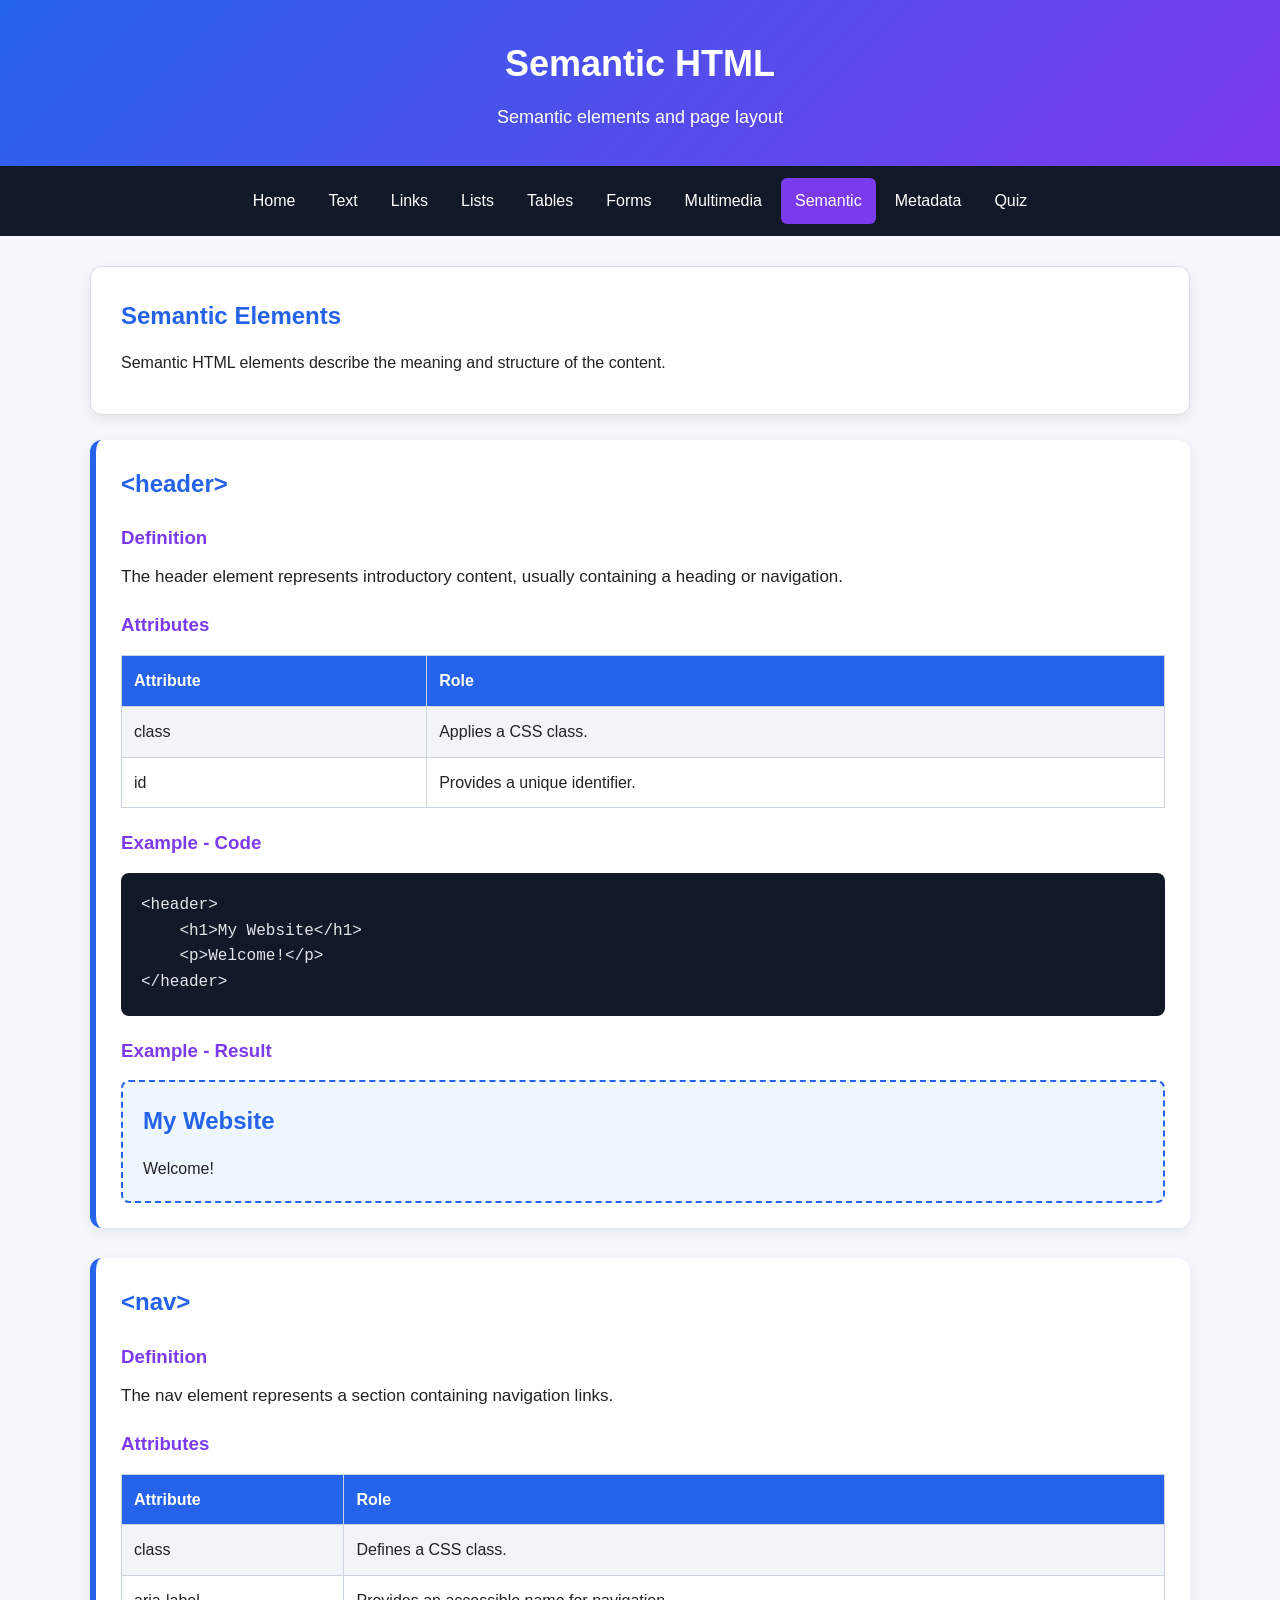
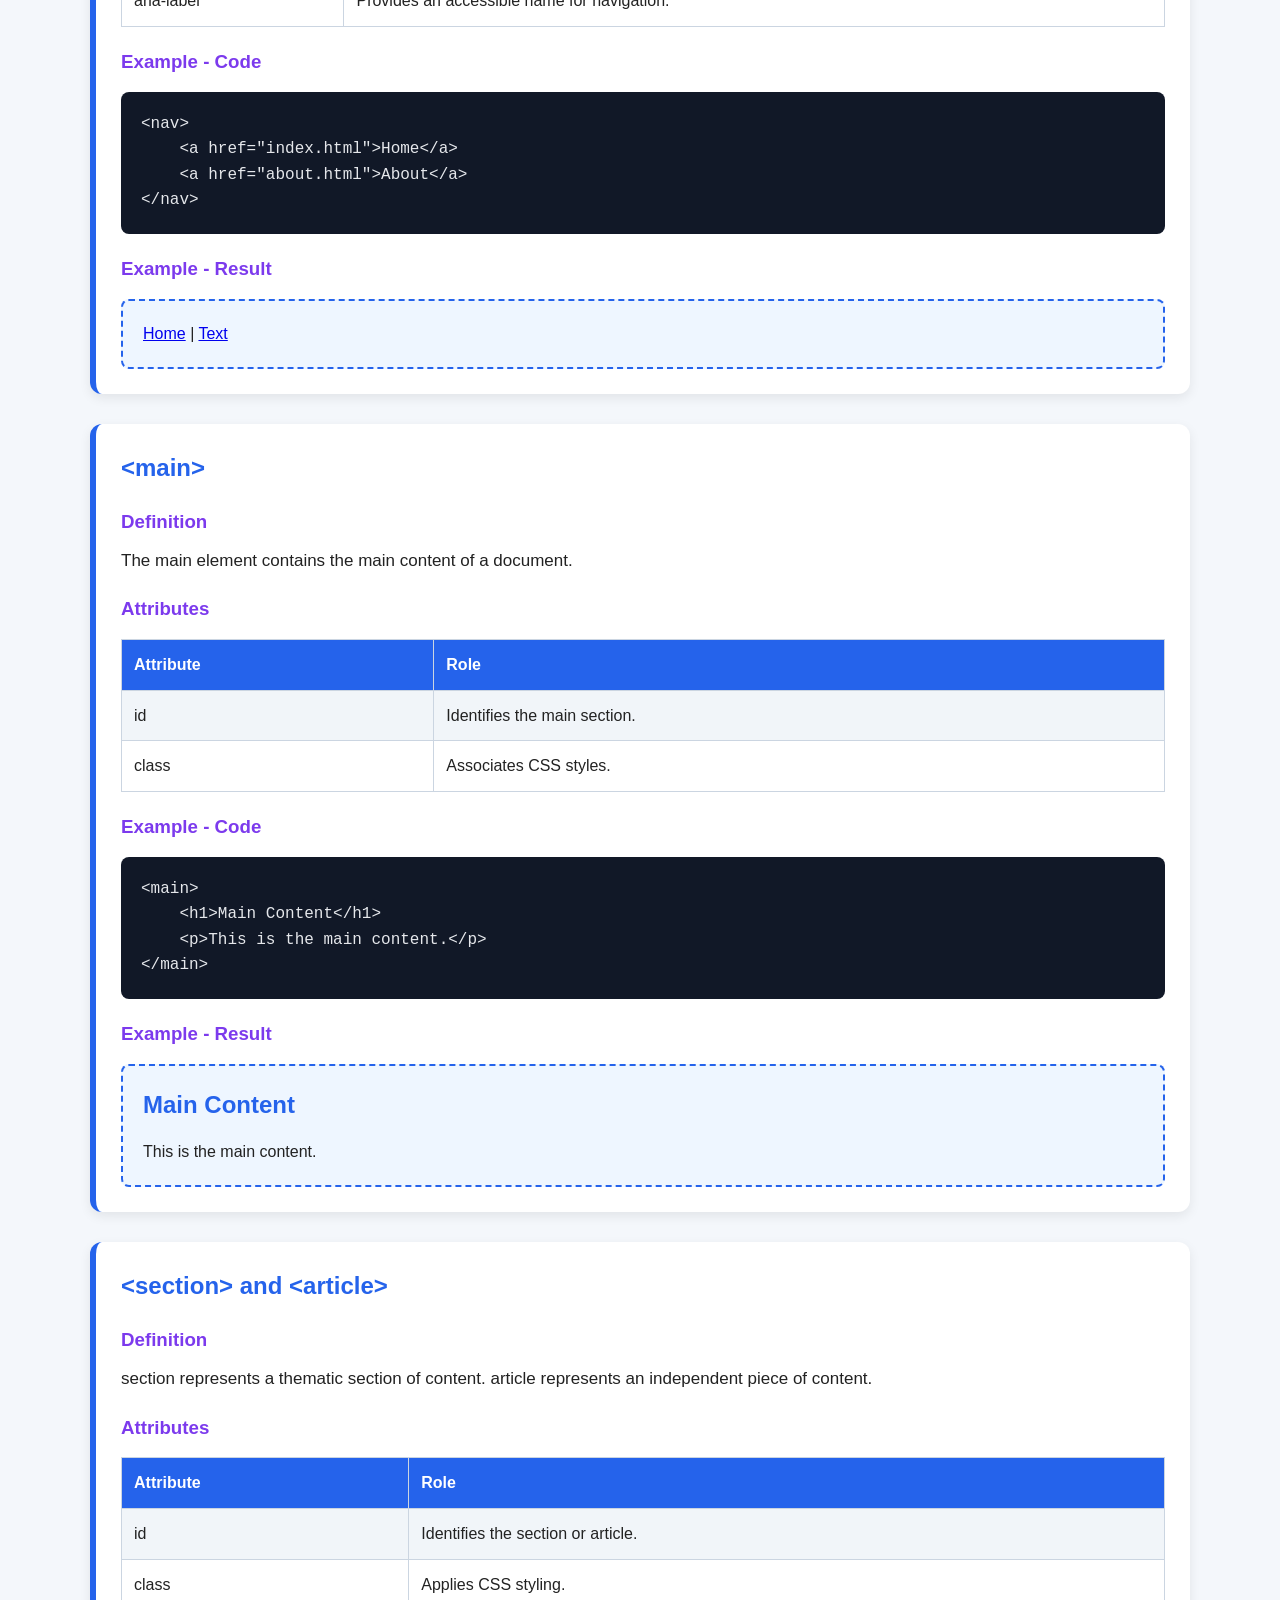
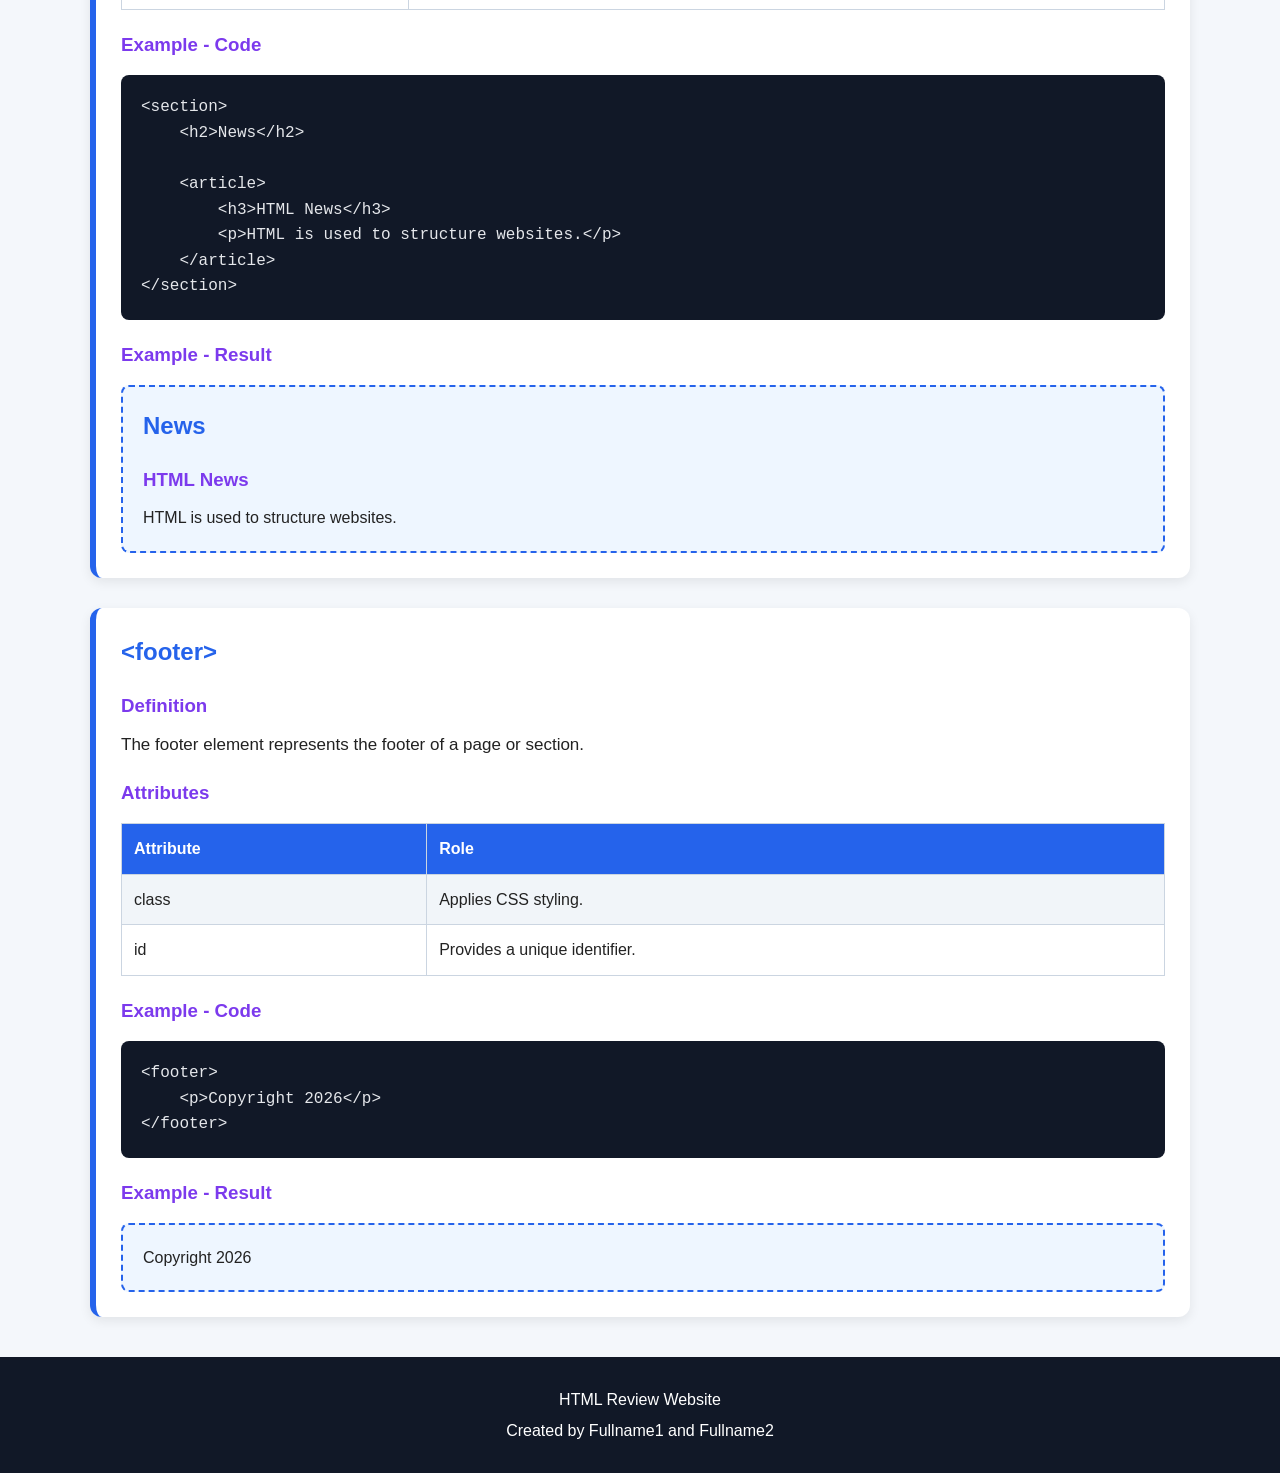
<file: Project_AkbarQarshiboyev_OybekKarimov/html_review/semantic.html>
<!DOCTYPE html>
<html lang="en">
<head>
    <meta charset="UTF-8">
    <meta name="viewport" content="width=device-width, initial-scale=1.0">
    <title>HTML Review - Semantic</title>
    <link rel="stylesheet" href="css/style.css">
</head>

<body>

<header>
    <h1>Semantic HTML</h1>
    <p>Semantic elements and page layout</p>
</header>

<nav>
    <a href="index.html">Home</a>
    <a href="text.html">Text</a>
    <a href="links.html">Links</a>
    <a href="lists.html">Lists</a>
    <a href="tables.html">Tables</a>
    <a href="forms.html">Forms</a>
    <a href="media.html">Multimedia</a>
    <a href="semantic.html" class="active">Semantic</a>
    <a href="metadata.html">Metadata</a>
    <a href="quiz.html">Quiz</a>
</nav>

<main>

<section class="intro">

    <h2>Semantic Elements</h2>

    <p>
        Semantic HTML elements describe the meaning and structure
        of the content.
    </p>

</section>

<section class="tag-card">

    <h2>&lt;header&gt;</h2>

    <h3>Definition</h3>

    <p>
        The header element represents introductory content,
        usually containing a heading or navigation.
    </p>

    <h3>Attributes</h3>

    <table>
        <tr>
            <th>Attribute</th>
            <th>Role</th>
        </tr>
        <tr>
            <td>class</td>
            <td>Applies a CSS class.</td>
        </tr>
        <tr>
            <td>id</td>
            <td>Provides a unique identifier.</td>
        </tr>
    </table>

    <h3>Example - Code</h3>

    <pre><code>&lt;header&gt;
    &lt;h1&gt;My Website&lt;/h1&gt;
    &lt;p&gt;Welcome!&lt;/p&gt;
&lt;/header&gt;</code></pre>

    <h3>Example - Result</h3>

    <div class="result">
        <h2>My Website</h2>
        <p>Welcome!</p>
    </div>

</section>

<section class="tag-card">

    <h2>&lt;nav&gt;</h2>

    <h3>Definition</h3>

    <p>
        The nav element represents a section containing navigation links.
    </p>

    <h3>Attributes</h3>

    <table>
        <tr>
            <th>Attribute</th>
            <th>Role</th>
        </tr>
        <tr>
            <td>class</td>
            <td>Defines a CSS class.</td>
        </tr>
        <tr>
            <td>aria-label</td>
            <td>Provides an accessible name for navigation.</td>
        </tr>
    </table>

    <h3>Example - Code</h3>

    <pre><code>&lt;nav&gt;
    &lt;a href="index.html"&gt;Home&lt;/a&gt;
    &lt;a href="about.html"&gt;About&lt;/a&gt;
&lt;/nav&gt;</code></pre>

    <h3>Example - Result</h3>

    <div class="result">
        <a href="index.html">Home</a> |
        <a href="text.html">Text</a>
    </div>

</section>

<section class="tag-card">

    <h2>&lt;main&gt;</h2>

    <h3>Definition</h3>

    <p>
        The main element contains the main content of a document.
    </p>

    <h3>Attributes</h3>

    <table>
        <tr>
            <th>Attribute</th>
            <th>Role</th>
        </tr>
        <tr>
            <td>id</td>
            <td>Identifies the main section.</td>
        </tr>
        <tr>
            <td>class</td>
            <td>Associates CSS styles.</td>
        </tr>
    </table>

    <h3>Example - Code</h3>

    <pre><code>&lt;main&gt;
    &lt;h1&gt;Main Content&lt;/h1&gt;
    &lt;p&gt;This is the main content.&lt;/p&gt;
&lt;/main&gt;</code></pre>

    <h3>Example - Result</h3>

    <div class="result">
        <h2>Main Content</h2>
        <p>This is the main content.</p>
    </div>

</section>

<section class="tag-card">

    <h2>&lt;section&gt; and &lt;article&gt;</h2>

    <h3>Definition</h3>

    <p>
        section represents a thematic section of content.
        article represents an independent piece of content.
    </p>

    <h3>Attributes</h3>

    <table>
        <tr>
            <th>Attribute</th>
            <th>Role</th>
        </tr>
        <tr>
            <td>id</td>
            <td>Identifies the section or article.</td>
        </tr>
        <tr>
            <td>class</td>
            <td>Applies CSS styling.</td>
        </tr>
    </table>

    <h3>Example - Code</h3>

    <pre><code>&lt;section&gt;
    &lt;h2&gt;News&lt;/h2&gt;

    &lt;article&gt;
        &lt;h3&gt;HTML News&lt;/h3&gt;
        &lt;p&gt;HTML is used to structure websites.&lt;/p&gt;
    &lt;/article&gt;
&lt;/section&gt;</code></pre>

    <h3>Example - Result</h3>

    <div class="result">

        <h2>News</h2>

        <article>
            <h3>HTML News</h3>
            <p>HTML is used to structure websites.</p>
        </article>

    </div>

</section>

<section class="tag-card">

    <h2>&lt;footer&gt;</h2>

    <h3>Definition</h3>

    <p>
        The footer element represents the footer of a page or section.
    </p>

    <h3>Attributes</h3>

    <table>
        <tr>
            <th>Attribute</th>
            <th>Role</th>
        </tr>
        <tr>
            <td>class</td>
            <td>Applies CSS styling.</td>
        </tr>
        <tr>
            <td>id</td>
            <td>Provides a unique identifier.</td>
        </tr>
    </table>

    <h3>Example - Code</h3>

    <pre><code>&lt;footer&gt;
    &lt;p&gt;Copyright 2026&lt;/p&gt;
&lt;/footer&gt;</code></pre>

    <h3>Example - Result</h3>

    <div class="result">
        <p>Copyright 2026</p>
    </div>

</section>

</main>

<footer>
    <p>HTML Review Website</p>
    <p>Created by Fullname1 and Fullname2</p>
</footer>

</body>
</html>
</file>
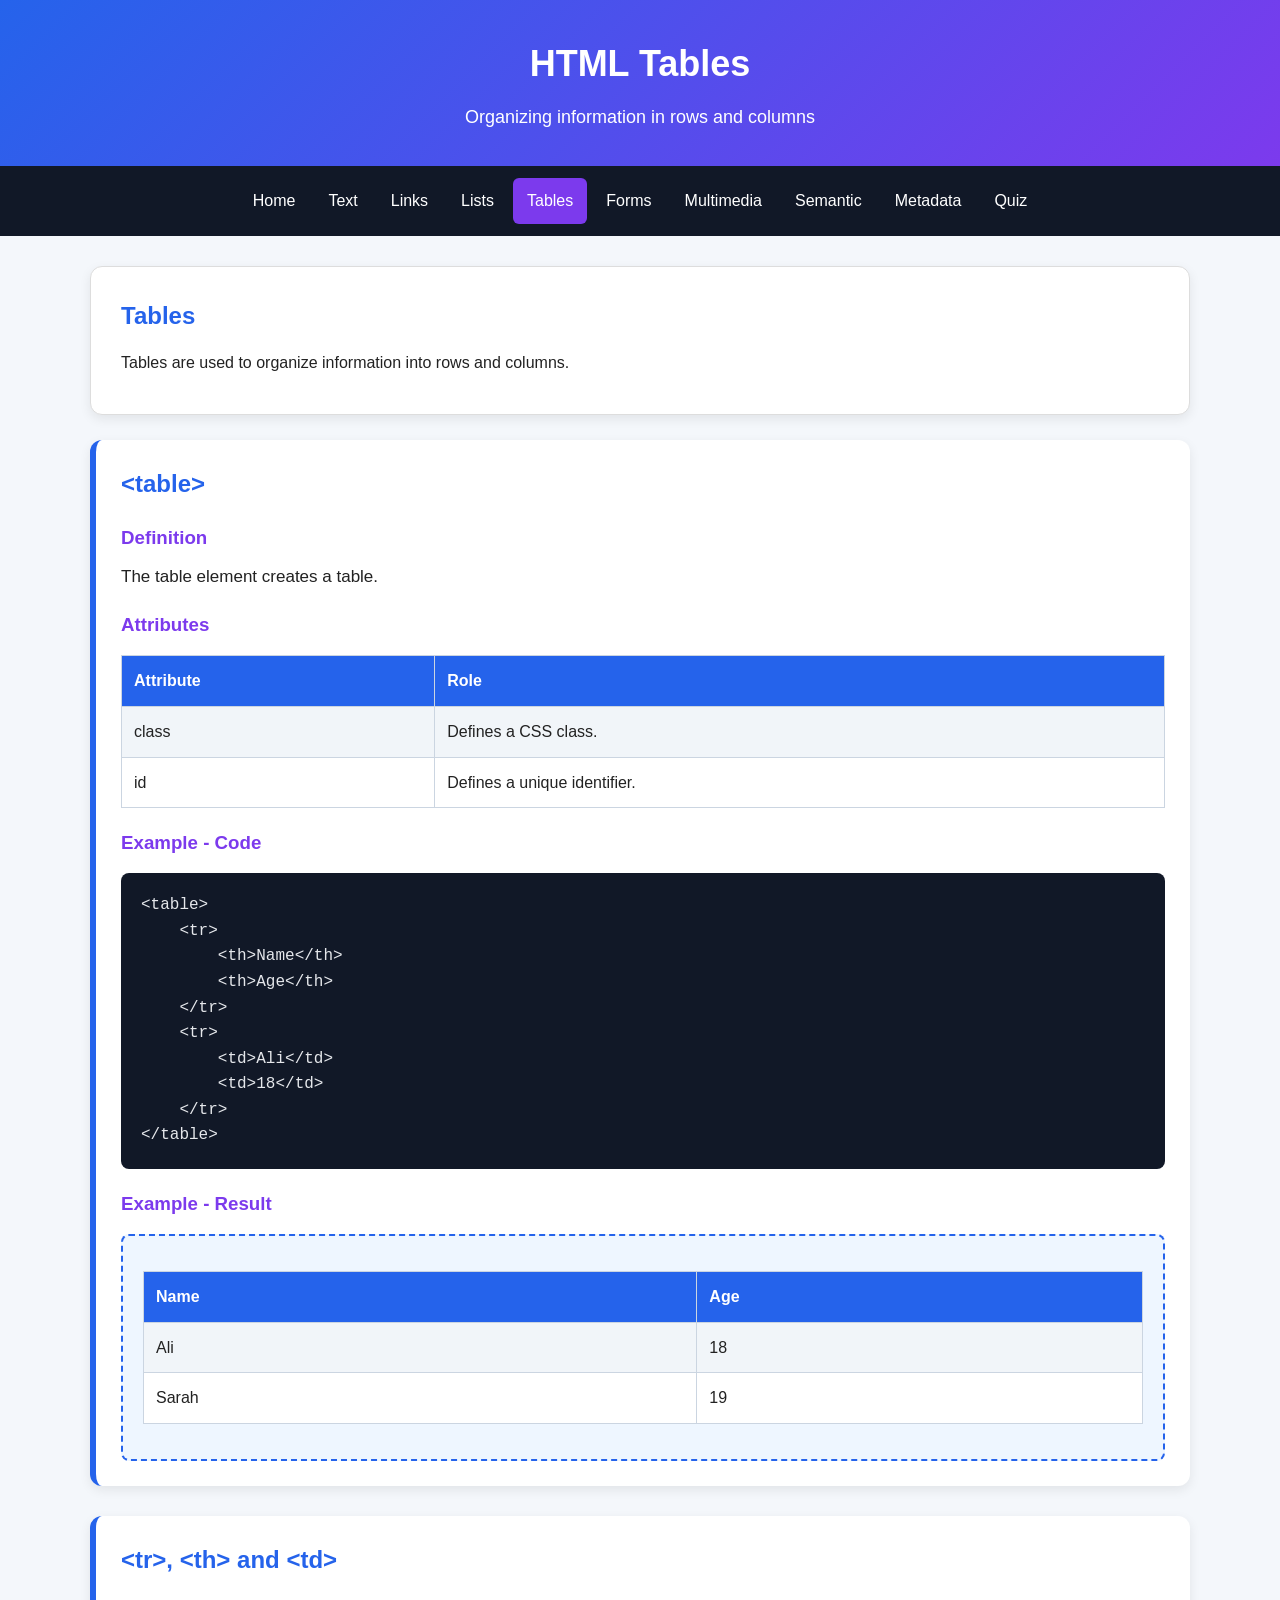
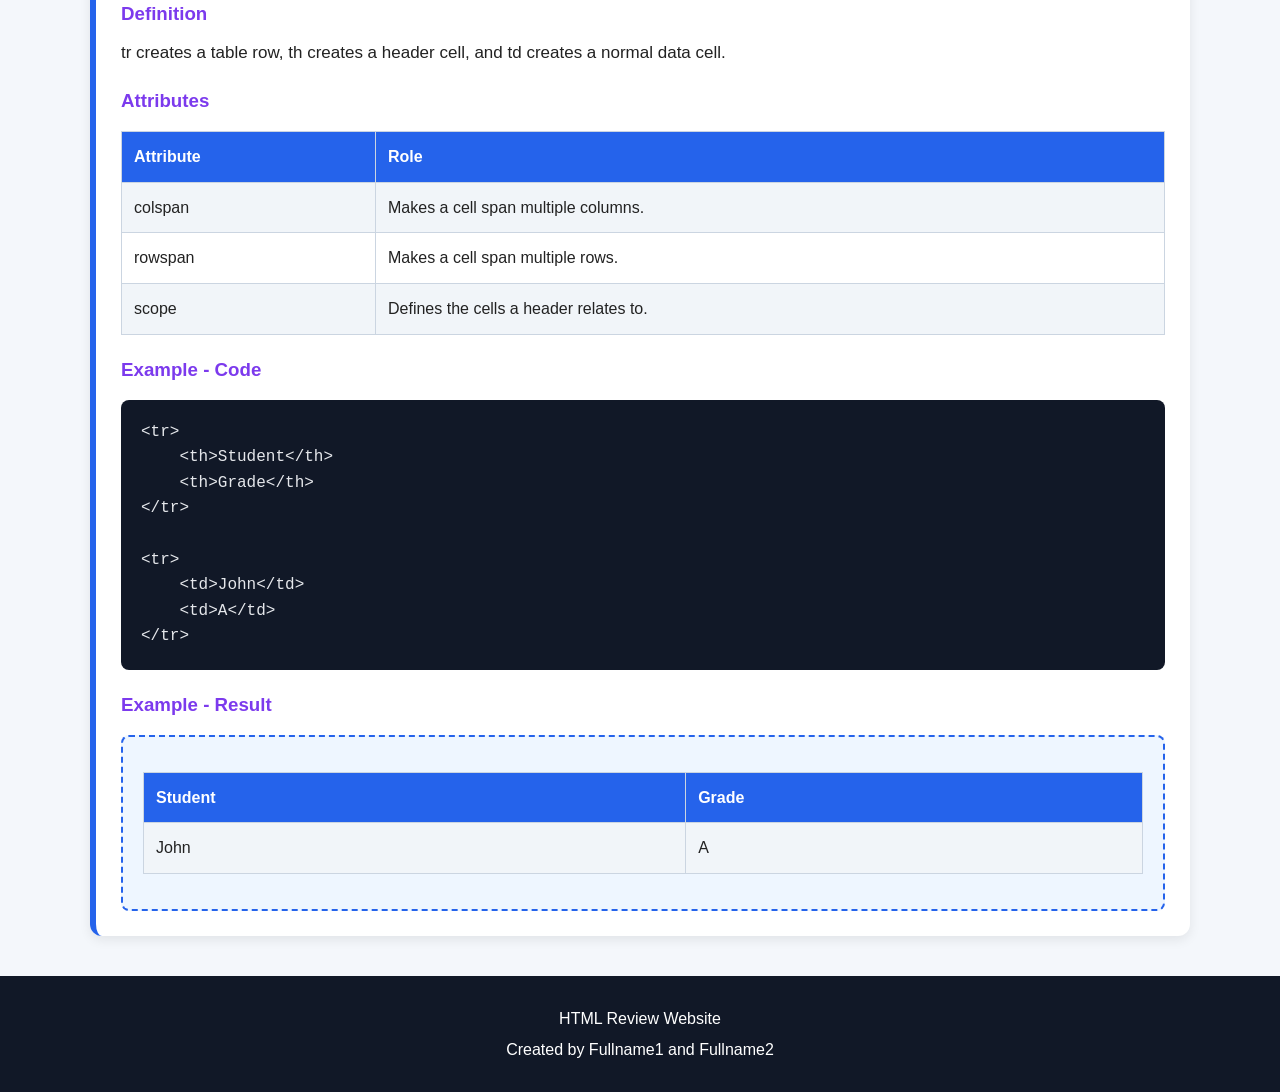
<file: Project_AkbarQarshiboyev_OybekKarimov/html_review/tables.html>
<!DOCTYPE html>
<html lang="en">
<head>
    <meta charset="UTF-8">
    <meta name="viewport" content="width=device-width, initial-scale=1.0">
    <title>HTML Review - Tables</title>
    <link rel="stylesheet" href="css/style.css">
</head>

<body>

<header>
    <h1>HTML Tables</h1>
    <p>Organizing information in rows and columns</p>
</header>

<nav>
    <a href="index.html">Home</a>
    <a href="text.html">Text</a>
    <a href="links.html">Links</a>
    <a href="lists.html">Lists</a>
    <a href="tables.html" class="active">Tables</a>
    <a href="forms.html">Forms</a>
    <a href="media.html">Multimedia</a>
    <a href="semantic.html">Semantic</a>
    <a href="metadata.html">Metadata</a>
    <a href="quiz.html">Quiz</a>
</nav>

<main>

<section class="intro">
    <h2>Tables</h2>
    <p>
        Tables are used to organize information into rows and columns.
    </p>
</section>

<section class="tag-card">

    <h2>&lt;table&gt;</h2>

    <h3>Definition</h3>

    <p>
        The table element creates a table.
    </p>

    <h3>Attributes</h3>

    <table>
        <tr>
            <th>Attribute</th>
            <th>Role</th>
        </tr>
        <tr>
            <td>class</td>
            <td>Defines a CSS class.</td>
        </tr>
        <tr>
            <td>id</td>
            <td>Defines a unique identifier.</td>
        </tr>
    </table>

    <h3>Example - Code</h3>

    <pre><code>&lt;table&gt;
    &lt;tr&gt;
        &lt;th&gt;Name&lt;/th&gt;
        &lt;th&gt;Age&lt;/th&gt;
    &lt;/tr&gt;
    &lt;tr&gt;
        &lt;td&gt;Ali&lt;/td&gt;
        &lt;td&gt;18&lt;/td&gt;
    &lt;/tr&gt;
&lt;/table&gt;</code></pre>

    <h3>Example - Result</h3>

    <div class="result">

        <table>
            <tr>
                <th>Name</th>
                <th>Age</th>
            </tr>

            <tr>
                <td>Ali</td>
                <td>18</td>
            </tr>

            <tr>
                <td>Sarah</td>
                <td>19</td>
            </tr>
        </table>

    </div>

</section>

<section class="tag-card">

    <h2>&lt;tr&gt;, &lt;th&gt; and &lt;td&gt;</h2>

    <h3>Definition</h3>

    <p>
        tr creates a table row, th creates a header cell,
        and td creates a normal data cell.
    </p>

    <h3>Attributes</h3>

    <table>
        <tr>
            <th>Attribute</th>
            <th>Role</th>
        </tr>
        <tr>
            <td>colspan</td>
            <td>Makes a cell span multiple columns.</td>
        </tr>
        <tr>
            <td>rowspan</td>
            <td>Makes a cell span multiple rows.</td>
        </tr>
        <tr>
            <td>scope</td>
            <td>Defines the cells a header relates to.</td>
        </tr>
    </table>

    <h3>Example - Code</h3>

    <pre><code>&lt;tr&gt;
    &lt;th&gt;Student&lt;/th&gt;
    &lt;th&gt;Grade&lt;/th&gt;
&lt;/tr&gt;

&lt;tr&gt;
    &lt;td&gt;John&lt;/td&gt;
    &lt;td&gt;A&lt;/td&gt;
&lt;/tr&gt;</code></pre>

    <h3>Example - Result</h3>

    <div class="result">

        <table>
            <tr>
                <th>Student</th>
                <th>Grade</th>
            </tr>

            <tr>
                <td>John</td>
                <td>A</td>
            </tr>
        </table>

    </div>

</section>

</main>

<footer>
    <p>HTML Review Website</p>
    <p>Created by Fullname1 and Fullname2</p>
</footer>

</body>
</html>
</file>
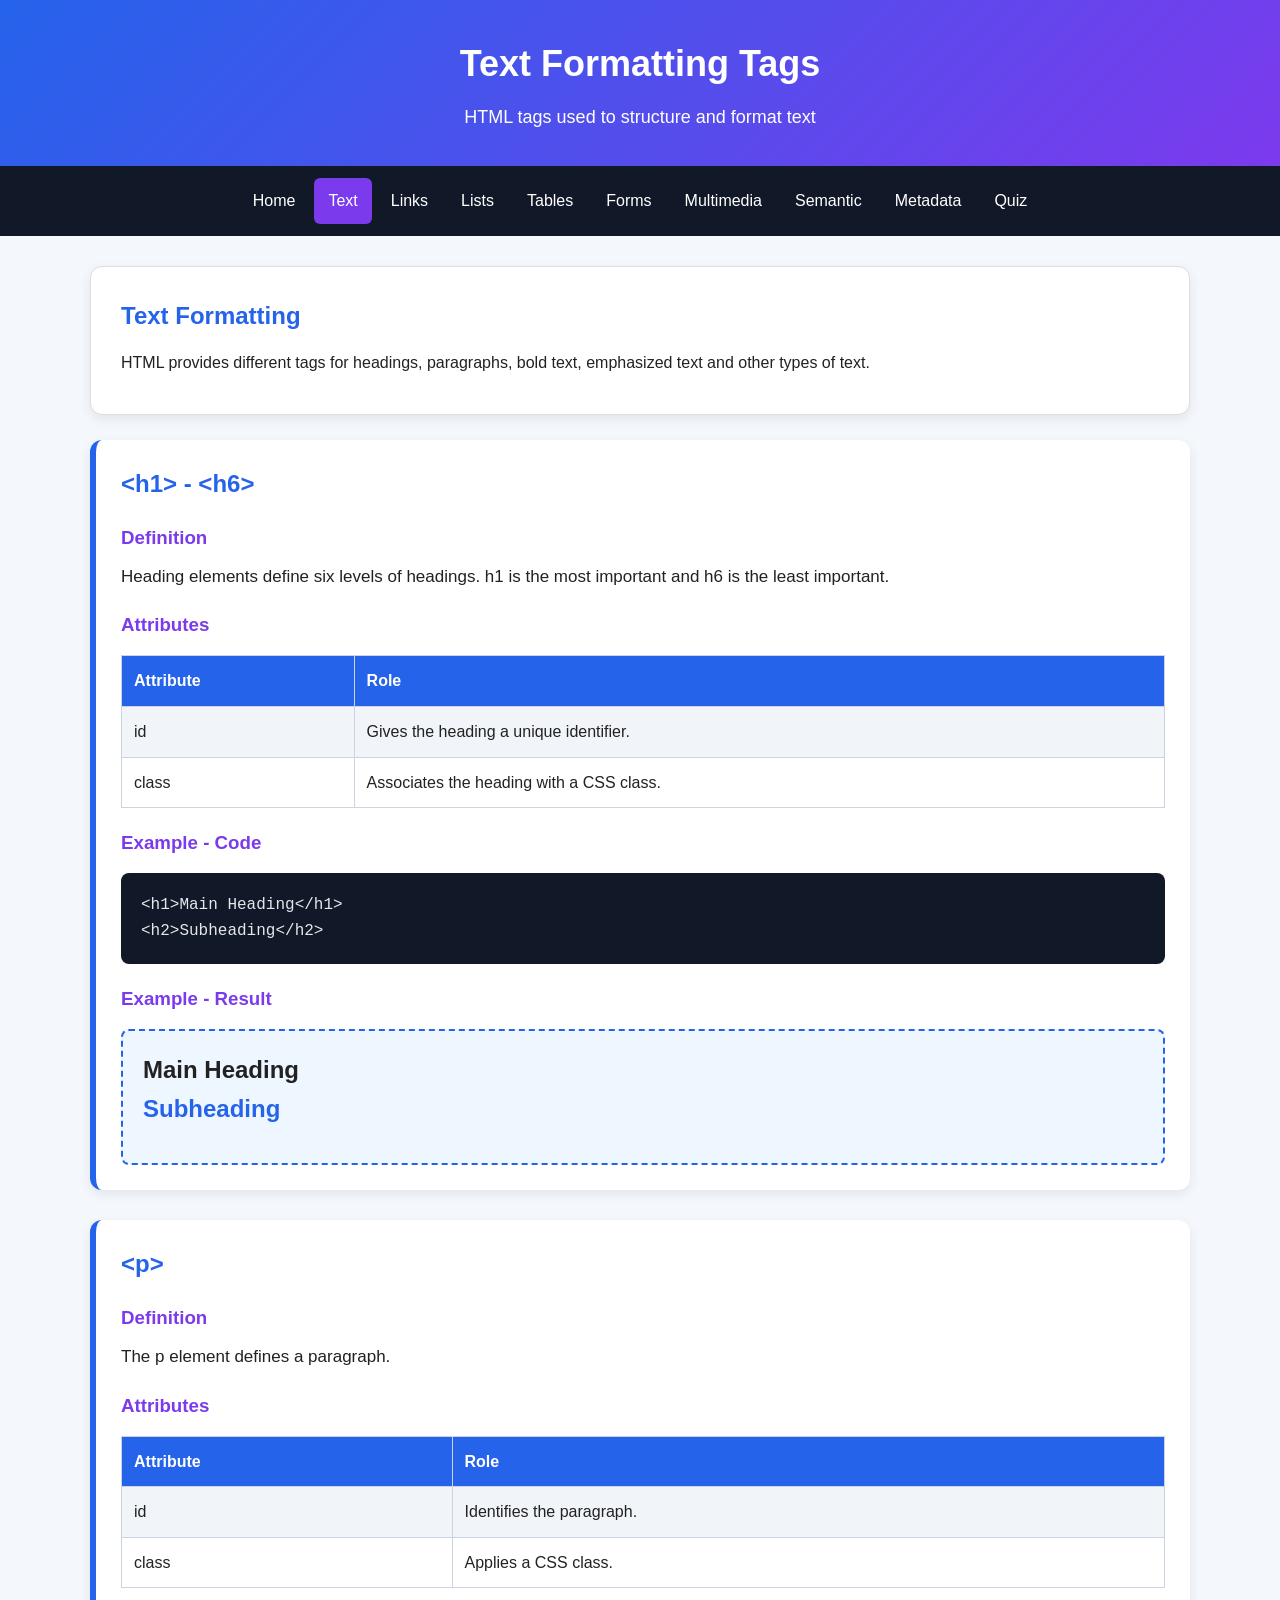
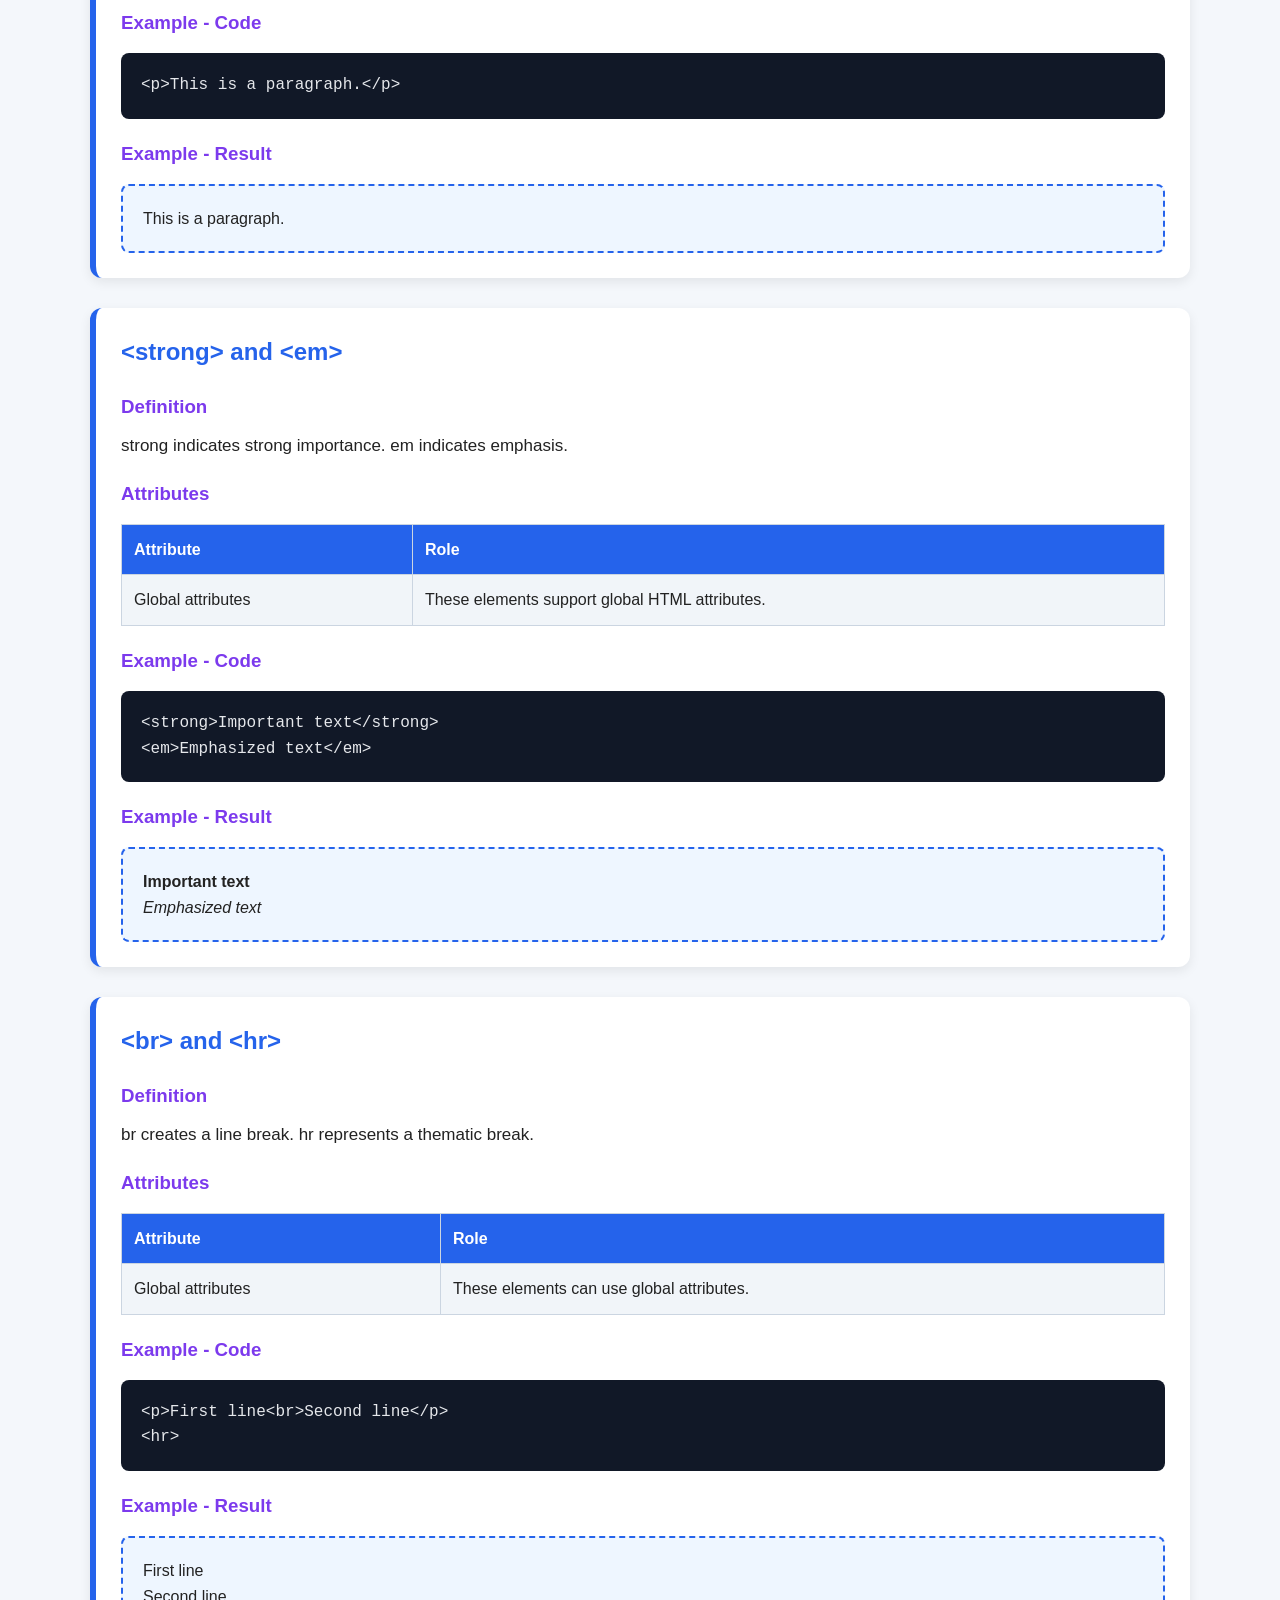
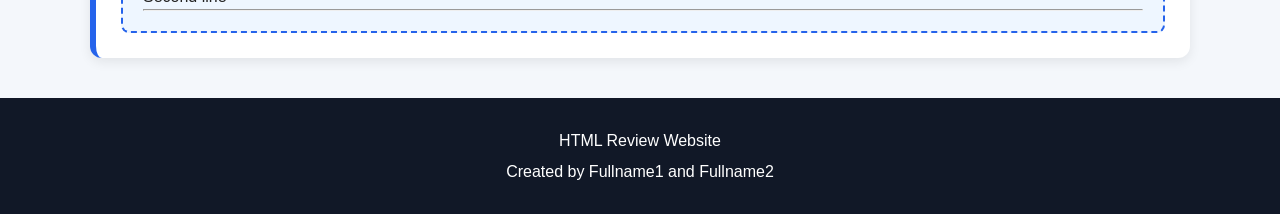
<file: Project_AkbarQarshiboyev_OybekKarimov/html_review/text.html>
<!DOCTYPE html>
<html lang="en">
<head>
    <meta charset="UTF-8">
    <meta name="viewport" content="width=device-width, initial-scale=1.0">
    <title>HTML Review - Text</title>
    <link rel="stylesheet" href="css/style.css">
</head>

<body>

<header>
    <h1>Text Formatting Tags</h1>
    <p>HTML tags used to structure and format text</p>
</header>

<nav>
    <a href="index.html">Home</a>
    <a href="text.html" class="active">Text</a>
    <a href="links.html">Links</a>
    <a href="lists.html">Lists</a>
    <a href="tables.html">Tables</a>
    <a href="forms.html">Forms</a>
    <a href="media.html">Multimedia</a>
    <a href="semantic.html">Semantic</a>
    <a href="metadata.html">Metadata</a>
    <a href="quiz.html">Quiz</a>
</nav>

<main>

<section class="intro">
    <h2>Text Formatting</h2>
    <p>
        HTML provides different tags for headings, paragraphs,
        bold text, emphasized text and other types of text.
    </p>
</section>

<section class="tag-card">

    <h2>&lt;h1&gt; - &lt;h6&gt;</h2>

    <h3>Definition</h3>
    <p>
        Heading elements define six levels of headings.
        h1 is the most important and h6 is the least important.
    </p>

    <h3>Attributes</h3>

    <table>
        <tr>
            <th>Attribute</th>
            <th>Role</th>
        </tr>
        <tr>
            <td>id</td>
            <td>Gives the heading a unique identifier.</td>
        </tr>
        <tr>
            <td>class</td>
            <td>Associates the heading with a CSS class.</td>
        </tr>
    </table>

    <h3>Example - Code</h3>

    <pre><code>&lt;h1&gt;Main Heading&lt;/h1&gt;
&lt;h2&gt;Subheading&lt;/h2&gt;</code></pre>

    <h3>Example - Result</h3>

    <div class="result">
        <h1>Main Heading</h1>
        <h2>Subheading</h2>
    </div>

</section>

<section class="tag-card">

    <h2>&lt;p&gt;</h2>

    <h3>Definition</h3>

    <p>
        The p element defines a paragraph.
    </p>

    <h3>Attributes</h3>

    <table>
        <tr>
            <th>Attribute</th>
            <th>Role</th>
        </tr>
        <tr>
            <td>id</td>
            <td>Identifies the paragraph.</td>
        </tr>
        <tr>
            <td>class</td>
            <td>Applies a CSS class.</td>
        </tr>
    </table>

    <h3>Example - Code</h3>

    <pre><code>&lt;p&gt;This is a paragraph.&lt;/p&gt;</code></pre>

    <h3>Example - Result</h3>

    <div class="result">
        <p>This is a paragraph.</p>
    </div>

</section>

<section class="tag-card">

    <h2>&lt;strong&gt; and &lt;em&gt;</h2>

    <h3>Definition</h3>

    <p>
        strong indicates strong importance.
        em indicates emphasis.
    </p>

    <h3>Attributes</h3>

    <table>
        <tr>
            <th>Attribute</th>
            <th>Role</th>
        </tr>
        <tr>
            <td>Global attributes</td>
            <td>These elements support global HTML attributes.</td>
        </tr>
    </table>

    <h3>Example - Code</h3>

    <pre><code>&lt;strong&gt;Important text&lt;/strong&gt;
&lt;em&gt;Emphasized text&lt;/em&gt;</code></pre>

    <h3>Example - Result</h3>

    <div class="result">
        <p>
            <strong>Important text</strong>
        </p>

        <p>
            <em>Emphasized text</em>
        </p>
    </div>

</section>

<section class="tag-card">

    <h2>&lt;br&gt; and &lt;hr&gt;</h2>

    <h3>Definition</h3>

    <p>
        br creates a line break. hr represents a thematic break.
    </p>

    <h3>Attributes</h3>

    <table>
        <tr>
            <th>Attribute</th>
            <th>Role</th>
        </tr>
        <tr>
            <td>Global attributes</td>
            <td>These elements can use global attributes.</td>
        </tr>
    </table>

    <h3>Example - Code</h3>

    <pre><code>&lt;p&gt;First line&lt;br&gt;Second line&lt;/p&gt;
&lt;hr&gt;</code></pre>

    <h3>Example - Result</h3>

    <div class="result">
        <p>
            First line<br>
            Second line
        </p>

        <hr>
    </div>

</section>

</main>

<footer>
    <p>HTML Review Website</p>
    <p>Created by Fullname1 and Fullname2</p>
</footer>

</body>
</html>
</file>
<file: Project_AkbarQarshiboyev_OybekKarimov/html_review/css/style.css>
* {
    box-sizing: border-box;
    margin: 0;
    padding: 0;
}

body {
    font-family: Arial, Helvetica, sans-serif;
    line-height: 1.6;
    background-color: #f4f7fb;
    color: #222;
}


header {
    background: linear-gradient(135deg, #2563eb, #7c3aed);
    color: white;
    padding: 35px 20px;
    text-align: center;
}

header h1 {
    font-size: 36px;
    margin-bottom: 10px;
}

header p {
    font-size: 18px;
}


nav {
    background-color: #111827;
    display: flex;
    flex-wrap: wrap;
    justify-content: center;
    gap: 5px;
    padding: 12px;
}

nav a {
    color: white;
    text-decoration: none;
    padding: 10px 14px;
    border-radius: 6px;
    transition: 0.3s;
}

nav a:hover {
    background-color: #2563eb;
}

nav a.active {
    background-color: #7c3aed;
}

main {
    width: 90%;
    max-width: 1100px;
    margin: 30px auto;
}

.intro {
    background-color: white;
    padding: 30px;
    margin-bottom: 25px;
    border-radius: 12px;
    border: 1px solid #ddd;
    box-shadow: 0 4px 12px rgba(0, 0, 0, 0.08);
}

.intro h2 {
    color: #2563eb;
    margin-bottom: 15px;
}


.tag-card {
    background-color: white;
    margin-bottom: 30px;
    padding: 25px;
    border-radius: 12px;
    border-left: 6px solid #2563eb;
    box-shadow: 0 4px 12px rgba(0, 0, 0, 0.08);
}

.tag-card h2 {
    color: #2563eb;
    margin-bottom: 15px;
}

.tag-card h3 {
    color: #7c3aed;
    margin-top: 20px;
    margin-bottom: 10px;
}


pre {
    background-color: #111827;
    color: #e5e7eb;
    padding: 20px;
    border-radius: 8px;
    overflow-x: auto;
    margin: 15px 0;
}

code {
    font-family: Consolas, monospace;
}

.result {
    background-color: #eef6ff;
    border: 2px dashed #2563eb;
    padding: 20px;
    border-radius: 8px;
    margin-top: 15px;
}


table {
    width: 100%;
    border-collapse: collapse;
    margin: 15px 0;
    background-color: white;
}

th,
td {
    border: 1px solid #cbd5e1;
    padding: 12px;
    text-align: left;
}

th {
    background-color: #2563eb;
    color: white;
}

tr:nth-child(even) {
    background-color: #f1f5f9;
}


.flex-container {
    display: flex;
    flex-wrap: wrap;
    gap: 20px;
    margin-top: 20px;
}

.flex-box {
    flex: 1;
    min-width: 200px;
    background-color: #dbeafe;
    border: 2px solid #2563eb;
    padding: 20px;
    border-radius: 10px;
}

.example-image {
    max-width: 100%;
    width: 500px;
    border-radius: 10px;
    border: 4px solid #2563eb;
}


form {
    background-color: #f8fafc;
    padding: 20px;
    border-radius: 10px;
}

label {
    display: block;
    font-weight: bold;
    margin-top: 15px;
}

input,
select,
textarea {
    width: 100%;
    padding: 10px;
    margin-top: 5px;
    border: 1px solid #94a3b8;
    border-radius: 6px;
    font-size: 16px;
}

input[type="checkbox"],
input[type="radio"] {
    width: auto;
    margin-right: 8px;
}

button {
    background-color: #2563eb;
    color: white;
    border: none;
    padding: 12px 20px;
    margin-top: 15px;
    border-radius: 6px;
    cursor: pointer;
}

button:hover {
    background-color: #1d4ed8;
}


.demo-list {
    padding-left: 30px;
    margin: 15px 0;
}

.demo-list li {
    margin: 6px 0;
}

footer {
    background-color: #111827;
    color: white;
    text-align: center;
    padding: 25px;
    margin-top: 40px;
}

footer p {
    margin: 5px;
}


@media (max-width: 700px) {
    header h1 {
        font-size: 28px;
    }

    nav {
        flex-direction: column;
        align-items: stretch;
    }

    nav a {
        text-align: center;
    }

    main {
        width: 95%;
    }

    .flex-container {
        flex-direction: column;
    }
}

/* ==============================
   QUIZ PAGE
   ============================== */

.quiz-question {
    margin-bottom: 25px;
}


/* Quiz answer choices */

.tag-card label {
    display: block;
    font-weight: normal;
    background-color: #f8fafc;
    border: 1px solid #dbe3ec;
    padding: 12px 15px;
    margin: 8px 0;
    border-radius: 8px;
    cursor: pointer;
    transition: 0.3s;
}

.tag-card label:hover {
    background-color: #eef6ff;
    border-color: #2563eb;
}


/* Radio buttons */

.tag-card input[type="radio"] {
    width: auto;
    margin-right: 10px;
    cursor: pointer;
    accent-color: #2563eb;
}


/* Selected answer */

.tag-card label:has(input[type="radio"]:checked) {
    background-color: #dbeafe;
    border-color: #2563eb;
    color: #1d4ed8;
}


/* Quiz buttons */

button {
    font-family: Arial, Helvetica, sans-serif;
    font-size: 16px;
    margin-right: 10px;
    transition: 0.3s;
}

button[type="button"]:hover {
    transform: translateY(-2px);
    box-shadow: 0 4px 10px rgba(37, 99, 235, 0.25);
}


/* Reset button */

button:last-of-type {
    background-color: #7c3aed;
}

button:last-of-type:hover {
    background-color: #6d28d9;
}


/* Quiz result */

#quiz-result {
    margin-top: 25px;
    text-align: center;
    min-height: 70px;
    display: flex;
    flex-direction: column;
    justify-content: center;
}

#quiz-result h3 {
    color: #2563eb;
    font-size: 24px;
    margin-bottom: 5px;
}

#quiz-result p {
    margin: 5px 0;
}


/* Quiz introduction */

.intro p {
    margin-bottom: 8px;
}


/* Improve question cards */

.tag-card > p {
    font-size: 17px;
    margin-bottom: 15px;
}


/* Quiz card hover effect */

.tag-card {
    transition: transform 0.2s, box-shadow 0.2s;
}

.tag-card:hover {
    box-shadow: 0 6px 18px rgba(0, 0, 0, 0.10);
}


/* Submit section */

.tag-card button:first-of-type {
    background-color: #2563eb;
}

.tag-card button:first-of-type:hover {
    background-color: #1d4ed8;
}


/* Mobile quiz styling */

@media (max-width: 700px) {

    .tag-card label {
        padding: 10px;
        font-size: 15px;
    }

    button {
        width: 100%;
        margin-right: 0;
        margin-bottom: 10px;
    }

    #quiz-result h3 {
        font-size: 20px;
    }
}
</file>
